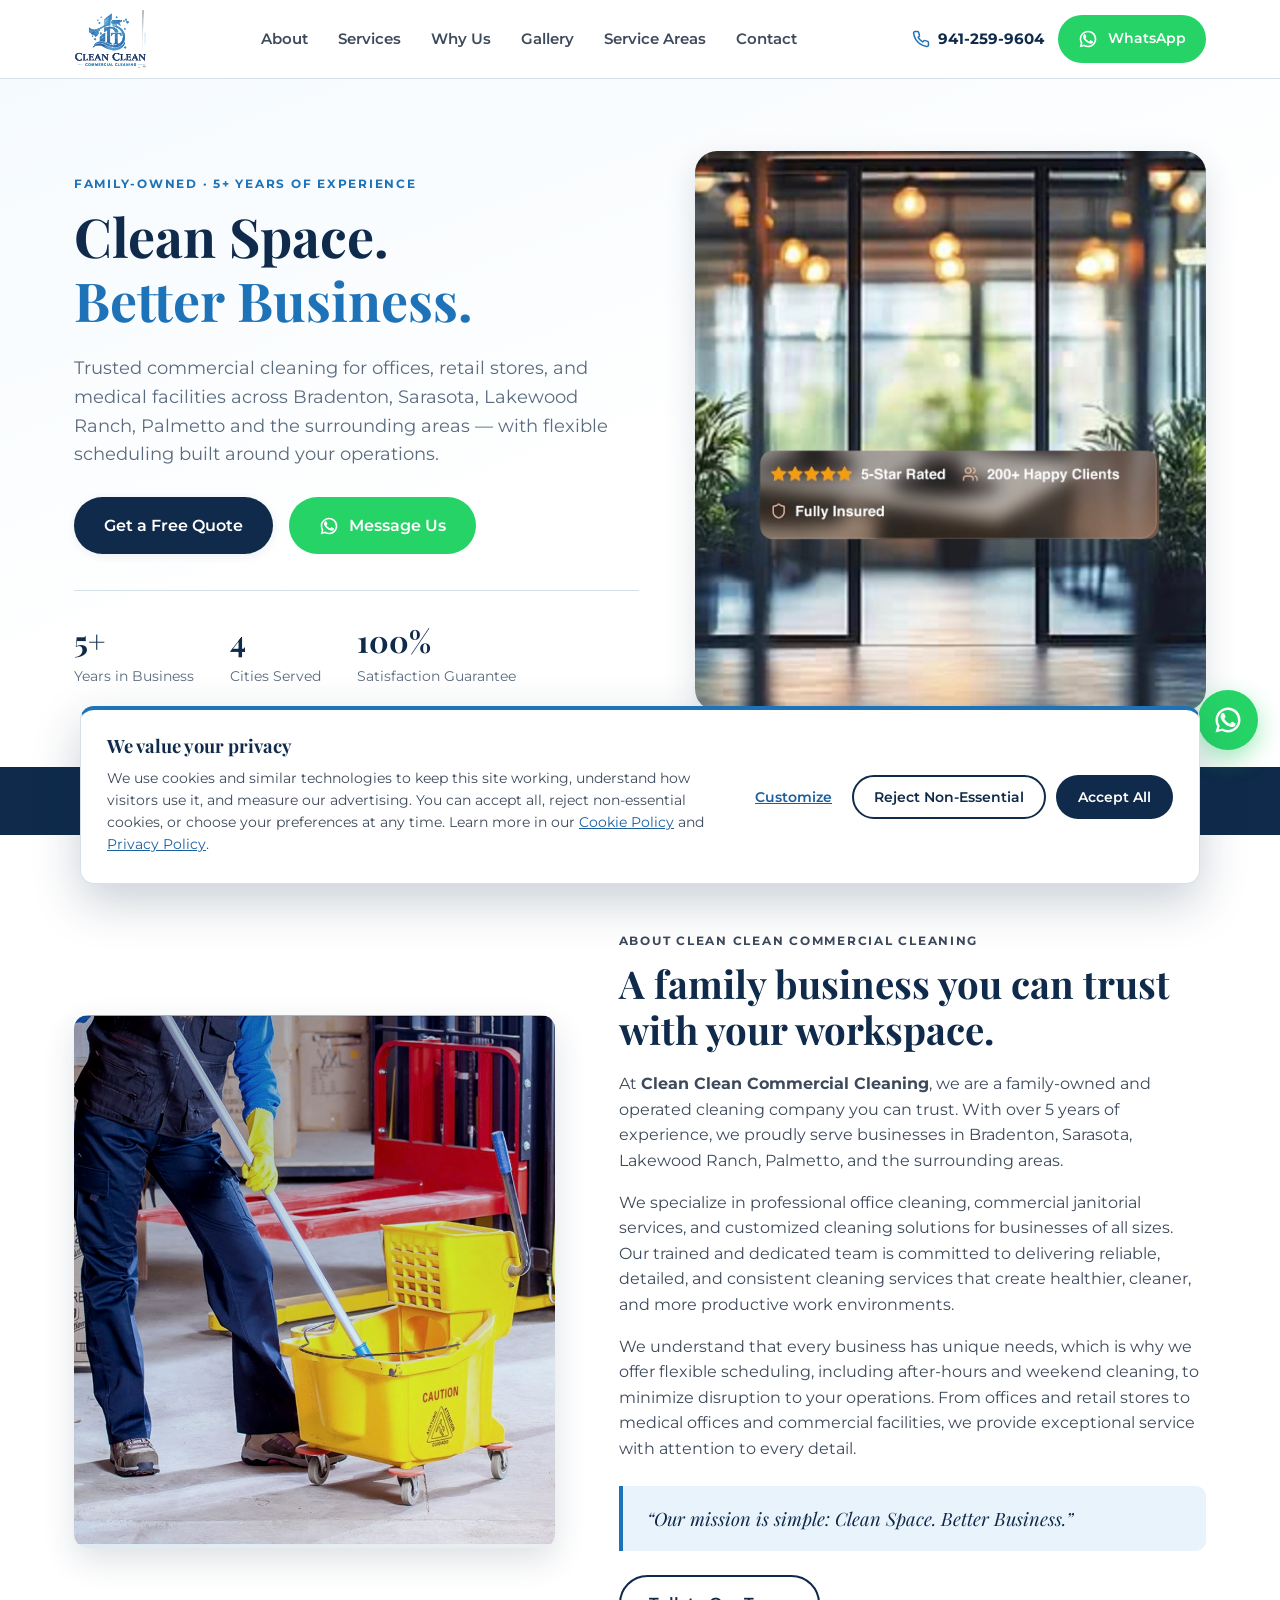
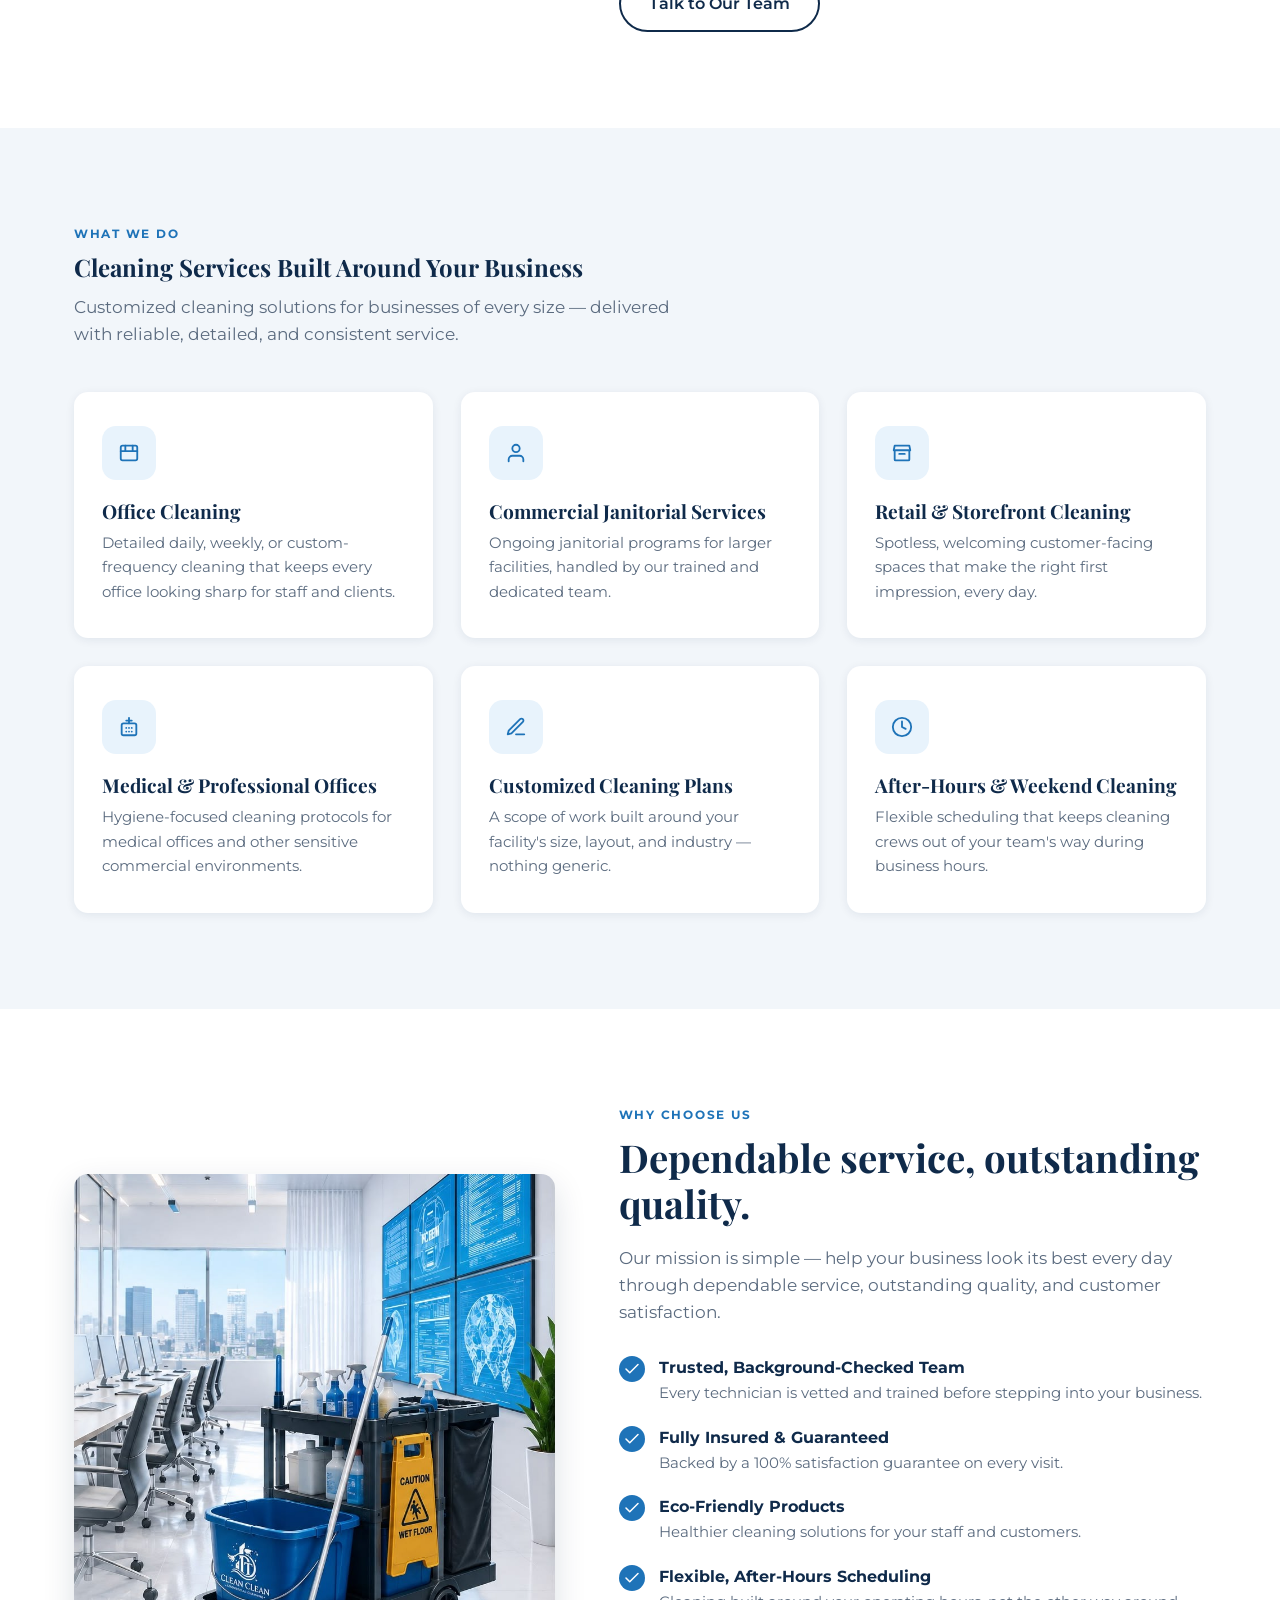
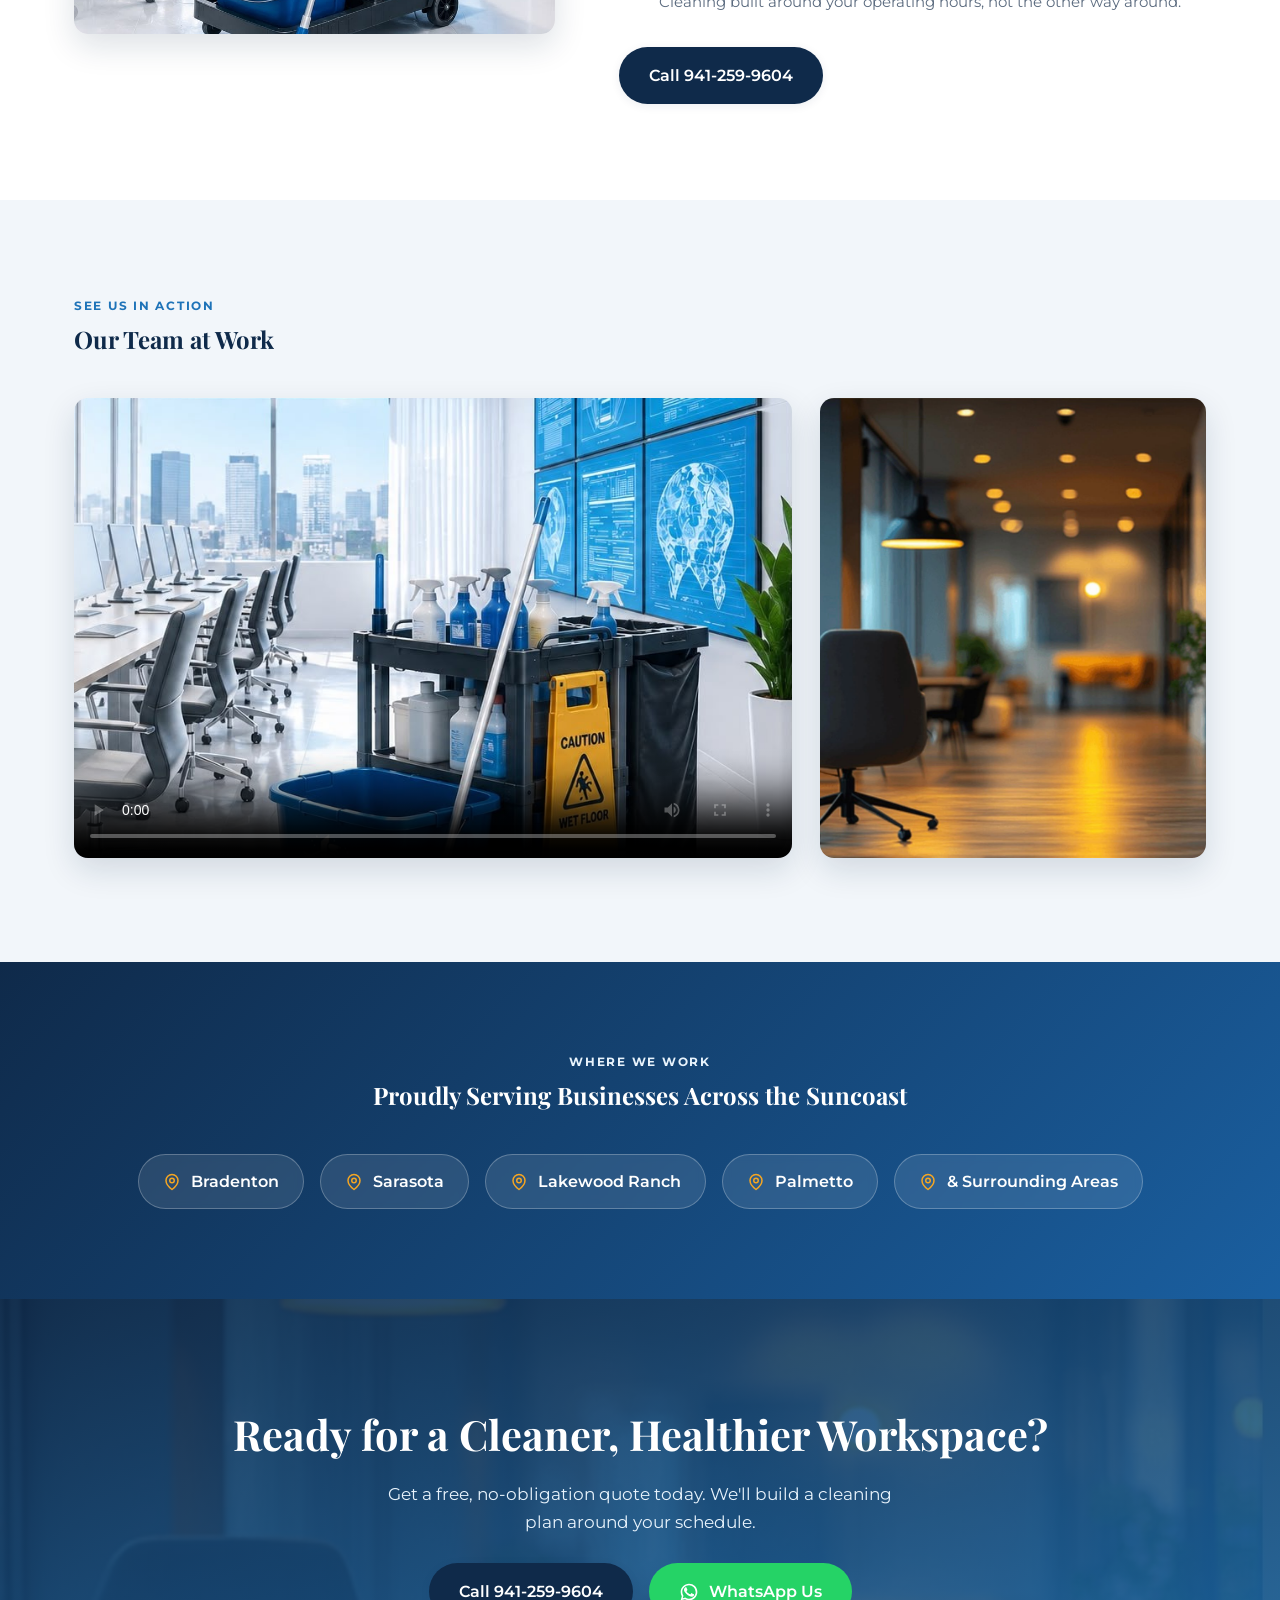
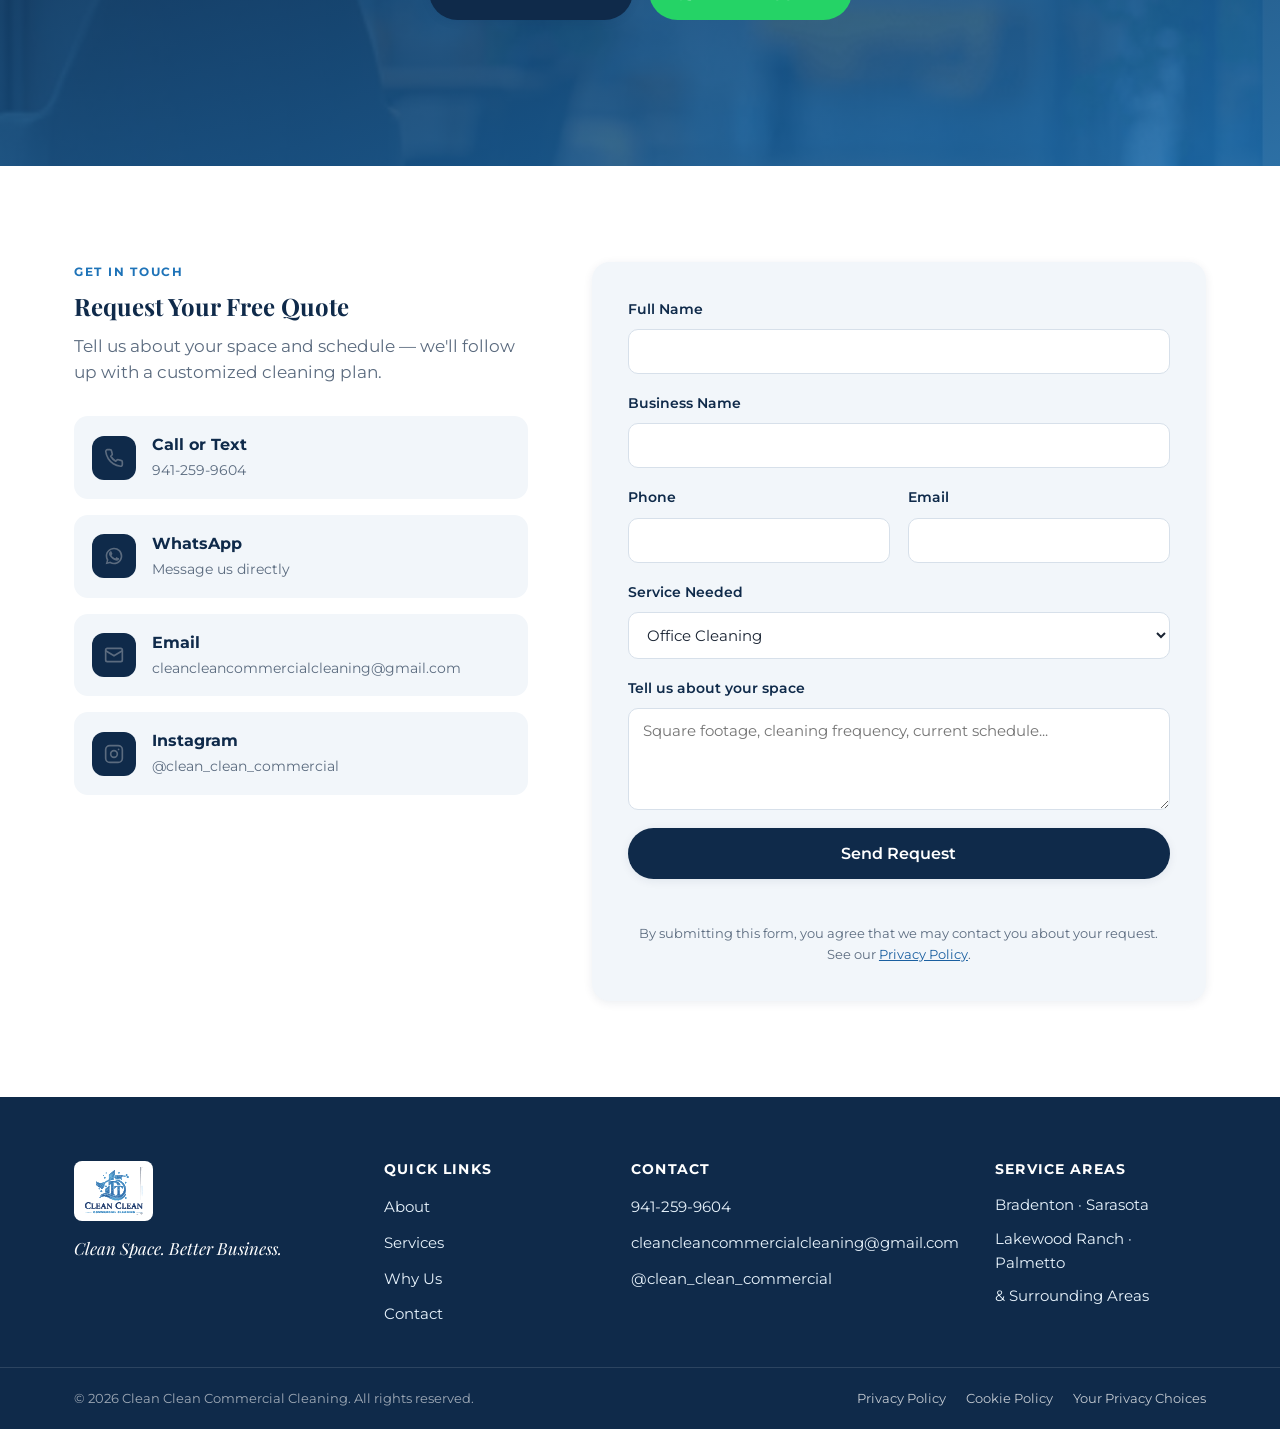
<file: index.html>
<!DOCTYPE html>
<html lang="en">
<head>
<meta charset="UTF-8">
<meta name="viewport" content="width=device-width, initial-scale=1.0">
<!-- Google Tag Manager + Consent Mode defaults (must load before any other script) -->
<script src="assets/js/gtm.js?v=1"></script>
<title>Clean Clean Commercial Cleaning | Office &amp; Commercial Cleaning in Bradenton, Sarasota &amp; Lakewood Ranch, FL</title>
<meta name="description" content="Commercial cleaning in Bradenton, Sarasota, Lakewood Ranch &amp; Palmetto, FL. Office cleaning &amp; janitorial services, after-hours scheduling. Free quote today.">
<meta name="robots" content="index, follow, max-snippet:-1, max-image-preview:large, max-video-preview:-1">
<meta name="theme-color" content="#0f2a4a">

<!-- Open Graph -->
<meta property="og:type" content="business.business">
<meta property="og:title" content="Clean Clean Commercial Cleaning | Clean Space. Better Business.">
<meta property="og:description" content="Office cleaning, janitorial services &amp; commercial cleaning in Bradenton, Sarasota, Lakewood Ranch &amp; Palmetto, FL. Insured, family-owned, flexible after-hours scheduling.">
<meta property="og:image" content="assets/img/logo.png">

<link rel="icon" type="image/png" sizes="32x32" href="assets/img/favicons/favicon-32.png">
<link rel="icon" type="image/png" sizes="16x16" href="assets/img/favicons/favicon-16.png">
<link rel="apple-touch-icon" sizes="180x180" href="assets/img/favicons/apple-touch-icon.png">
<link rel="icon" type="image/png" sizes="192x192" href="assets/img/favicons/icon-192.png">

<link rel="preconnect" href="https://fonts.googleapis.com">
<link rel="preconnect" href="https://fonts.gstatic.com" crossorigin>
<link href="https://fonts.googleapis.com/css2?family=Montserrat:wght@400;500;600;700;800&family=Playfair+Display:wght@600;700;800&display=swap" rel="stylesheet">

<link rel="stylesheet" href="assets/css/style.css?v=3">

<script type="application/ld+json">
{
  "@context": "https://schema.org",
  "@type": "LocalBusiness",
  "name": "Clean Clean Commercial Cleaning",
  "image": "assets/img/logo.png",
  "telephone": "+19412599604",
  "email": "cleancleancommercialcleaning@gmail.com",
  "url": "https://cleancleancommercialcleaning.netlify.app",
  "areaServed": ["Bradenton, FL", "Sarasota, FL", "Lakewood Ranch, FL", "Palmetto, FL"],
  "sameAs": ["https://www.instagram.com/clean_clean_commercial"],
  "description": "Family-owned and operated commercial cleaning company providing office cleaning, janitorial services, and customized cleaning solutions for businesses in Bradenton, Sarasota, Lakewood Ranch, Palmetto and surrounding areas."
}
</script>
</head>
<body>
<!-- Google Tag Manager (noscript) -->
<noscript><iframe src="https://www.googletagmanager.com/ns.html?id=GTM-WC3VNBDG" height="0" width="0" style="display:none;visibility:hidden"></iframe></noscript>
<!-- End Google Tag Manager (noscript) -->

<a class="skip-link" href="#main">Skip to content</a>

<!-- ===== HEADER ===== -->
<header class="site-header" id="top">
  <div class="container header-inner">
    <a href="#top" class="brand">
      <img src="assets/img/logo.svg" alt="Clean Clean Commercial Cleaning logo" class="brand-logo">
    </a>

    <nav class="main-nav" id="main-nav">
      <ul>
        <li><a href="#about">About</a></li>
        <li><a href="#services">Services</a></li>
        <li><a href="#why-us">Why Us</a></li>
        <li><a href="#gallery">Gallery</a></li>
        <li><a href="#areas">Service Areas</a></li>
        <li><a href="#contact">Contact</a></li>
      </ul>
    </nav>

    <div class="header-actions">
      <a href="tel:+19412599604" class="header-phone">
        <svg viewBox="0 0 24 24" fill="none" stroke="currentColor" stroke-width="2" stroke-linecap="round" stroke-linejoin="round"><path d="M22 16.92v3a2 2 0 0 1-2.18 2 19.79 19.79 0 0 1-8.63-3.07 19.5 19.5 0 0 1-6-6 19.79 19.79 0 0 1-3.07-8.67A2 2 0 0 1 4.11 2h3a2 2 0 0 1 2 1.72c.127.96.362 1.903.7 2.81a2 2 0 0 1-.45 2.11L8.09 9.91a16 16 0 0 0 6 6l1.27-1.27a2 2 0 0 1 2.11-.45c.907.338 1.85.573 2.81.7A2 2 0 0 1 22 16.92z"/></svg>
        <span>941-259-9604</span>
      </a>
      <a href="https://wa.me/19412599604?text=Hi%20Clean%20Clean%20Commercial%20Cleaning%2C%20I%27d%20like%20a%20free%20quote%20for%20my%20business." target="_blank" rel="noopener" class="btn btn-whatsapp">
        <svg viewBox="0 0 24 24" fill="currentColor"><path d="M17.472 14.382c-.297-.149-1.758-.867-2.03-.967-.273-.099-.471-.148-.67.15-.197.297-.767.966-.94 1.164-.173.199-.347.223-.644.075-.297-.15-1.255-.463-2.39-1.475-.883-.788-1.48-1.761-1.653-2.059-.173-.297-.018-.458.13-.606.134-.133.298-.347.446-.52.149-.174.198-.298.298-.497.099-.198.05-.371-.025-.52-.075-.149-.669-1.612-.916-2.207-.242-.579-.487-.5-.669-.51-.173-.008-.371-.01-.57-.01-.198 0-.52.074-.792.372-.272.297-1.04 1.016-1.04 2.479 0 1.462 1.065 2.875 1.213 3.074.149.198 2.096 3.2 5.077 4.487.709.306 1.262.489 1.694.626.712.226 1.36.194 1.872.118.571-.085 1.758-.719 2.006-1.413.248-.694.248-1.289.173-1.413-.074-.124-.272-.198-.57-.347z"/><path d="M12.001 2.003c-5.514 0-9.997 4.483-9.997 9.997 0 1.763.463 3.48 1.343 4.997L2 22l5.13-1.324a9.96 9.96 0 0 0 4.871 1.24h.004c5.514 0 9.997-4.483 9.997-9.997 0-2.671-1.04-5.182-2.929-7.071a9.933 9.933 0 0 0-7.072-2.845zm0 18.03h-.003a8.03 8.03 0 0 1-4.096-1.122l-.294-.175-3.043.786.812-2.968-.192-.304a8.03 8.03 0 0 1-1.235-4.253c0-4.437 3.611-8.048 8.052-8.048a8 8 0 0 1 5.693 2.36 7.995 7.995 0 0 1 2.357 5.692c0 4.438-3.612 8.032-8.051 8.032z"/></svg>
        <span>WhatsApp</span>
      </a>
      <button class="nav-toggle" id="nav-toggle" aria-label="Toggle navigation" aria-expanded="false" aria-controls="main-nav">
        <span></span><span></span><span></span>
      </button>
    </div>
  </div>
</header>

<main id="main">

  <!-- ===== HERO ===== -->
  <section class="hero">
    <div class="container hero-inner">
      <div class="hero-copy reveal">
        <p class="eyebrow">Family-Owned &middot; 5+ Years of Experience</p>
        <h1>Clean Space.<br><span>Better Business.</span></h1>
        <p class="hero-lead">Trusted commercial cleaning for offices, retail stores, and medical facilities across Bradenton, Sarasota, Lakewood Ranch, Palmetto and the surrounding areas &mdash; with flexible scheduling built around your operations.</p>
        <div class="hero-actions">
          <a href="#contact" class="btn btn-primary">Get a Free Quote</a>
          <a href="https://wa.me/19412599604?text=Hi%20Clean%20Clean%20Commercial%20Cleaning%2C%20I%27d%20like%20a%20free%20quote%20for%20my%20business." target="_blank" rel="noopener" class="btn btn-whatsapp">
            <svg viewBox="0 0 24 24" fill="currentColor"><path d="M17.472 14.382c-.297-.149-1.758-.867-2.03-.967-.273-.099-.471-.148-.67.15-.197.297-.767.966-.94 1.164-.173.199-.347.223-.644.075-.297-.15-1.255-.463-2.39-1.475-.883-.788-1.48-1.761-1.653-2.059-.173-.297-.018-.458.13-.606.134-.133.298-.347.446-.52.149-.174.198-.298.298-.497.099-.198.05-.371-.025-.52-.075-.149-.669-1.612-.916-2.207-.242-.579-.487-.5-.669-.51-.173-.008-.371-.01-.57-.01-.198 0-.52.074-.792.372-.272.297-1.04 1.016-1.04 2.479 0 1.462 1.065 2.875 1.213 3.074.149.198 2.096 3.2 5.077 4.487.709.306 1.262.489 1.694.626.712.226 1.36.194 1.872.118.571-.085 1.758-.719 2.006-1.413.248-.694.248-1.289.173-1.413-.074-.124-.272-.198-.57-.347z"/><path d="M12.001 2.003c-5.514 0-9.997 4.483-9.997 9.997 0 1.763.463 3.48 1.343 4.997L2 22l5.13-1.324a9.96 9.96 0 0 0 4.871 1.24h.004c5.514 0 9.997-4.483 9.997-9.997 0-2.671-1.04-5.182-2.929-7.071a9.933 9.933 0 0 0-7.072-2.845zm0 18.03h-.003a8.03 8.03 0 0 1-4.096-1.122l-.294-.175-3.043.786.812-2.968-.192-.304a8.03 8.03 0 0 1-1.235-4.253c0-4.437 3.611-8.048 8.052-8.048a8 8 0 0 1 5.693 2.36 7.995 7.995 0 0 1 2.357 5.692c0 4.438-3.612 8.032-8.051 8.032z"/></svg>
            Message Us
          </a>
        </div>
        <ul class="hero-stats">
          <li><strong>5+</strong><span>Years in Business</span></li>
          <li><strong>4</strong><span>Cities Served</span></li>
          <li><strong>100%</strong><span>Satisfaction Guarantee</span></li>
        </ul>
      </div>
      <div class="hero-media reveal">
        <img src="assets/img/office-glass-hero.jpg" alt="Modern commercial office cleaned by Clean Clean Commercial Cleaning" loading="eager">
      </div>
    </div>
  </section>

  <!-- ===== TRUST STRIP ===== -->
  <section class="trust-strip">
    <div class="container trust-grid">
      <div class="trust-item">
        <svg viewBox="0 0 24 24" fill="none" stroke="currentColor" stroke-width="2" stroke-linecap="round" stroke-linejoin="round"><path d="m9 12 2 2 4-4"/><circle cx="12" cy="12" r="10"/></svg>
        <span>Reliable Service</span>
      </div>
      <div class="trust-item">
        <svg viewBox="0 0 24 24" fill="none" stroke="currentColor" stroke-width="2" stroke-linecap="round" stroke-linejoin="round"><path d="M12 22s8-4 8-10V5l-8-3-8 3v7c0 6 8 10 8 10z"/></svg>
        <span>Fully Insured</span>
      </div>
      <div class="trust-item">
        <svg viewBox="0 0 24 24" fill="none" stroke="currentColor" stroke-width="2" stroke-linecap="round" stroke-linejoin="round"><circle cx="12" cy="12" r="10"/><path d="M12 6v6l4 2"/></svg>
        <span>Flexible Scheduling</span>
      </div>
      <div class="trust-item">
        <svg viewBox="0 0 24 24" fill="none" stroke="currentColor" stroke-width="2" stroke-linecap="round" stroke-linejoin="round"><path d="M11 20A7 7 0 0 1 9.8 6.1C15.5 5 17 4.48 19 2c1 2 2 4.18 2 8 0 5.5-4.78 10-10 10Z"/><path d="M2 21c0-3 1.85-5.36 5.08-6C9.5 14.52 11 13.5 11 11"/></svg>
        <span>Eco-Friendly Products</span>
      </div>
    </div>
  </section>

  <!-- ===== ABOUT ===== -->
  <section class="about" id="about">
    <div class="container about-inner">
      <div class="about-media reveal">
        <img src="assets/img/about-cleaner.jpg" alt="Clean Clean Commercial Cleaning technician mopping a commercial facility" loading="lazy">
      </div>
      <div class="about-copy reveal">
        <p class="eyebrow">About Clean Clean Commercial Cleaning</p>
        <h2>A family business you can trust with your workspace.</h2>
        <p>At <strong>Clean Clean Commercial Cleaning</strong>, we are a family-owned and operated cleaning company you can trust. With over 5 years of experience, we proudly serve businesses in Bradenton, Sarasota, Lakewood Ranch, Palmetto, and the surrounding areas.</p>
        <p>We specialize in professional office cleaning, commercial janitorial services, and customized cleaning solutions for businesses of all sizes. Our trained and dedicated team is committed to delivering reliable, detailed, and consistent cleaning services that create healthier, cleaner, and more productive work environments.</p>
        <p>We understand that every business has unique needs, which is why we offer flexible scheduling, including after-hours and weekend cleaning, to minimize disruption to your operations. From offices and retail stores to medical offices and commercial facilities, we provide exceptional service with attention to every detail.</p>
        <blockquote>&ldquo;Our mission is simple: Clean Space. Better Business.&rdquo;</blockquote>
        <a href="#contact" class="btn btn-outline">Talk to Our Team</a>
      </div>
    </div>
  </section>

  <!-- ===== SERVICES ===== -->
  <section class="services" id="services">
    <div class="container">
      <div class="section-head reveal">
        <p class="eyebrow">What We Do</p>
        <h2>Cleaning Services Built Around Your Business</h2>
        <p class="section-sub">Customized cleaning solutions for businesses of every size &mdash; delivered with reliable, detailed, and consistent service.</p>
      </div>

      <div class="services-grid">
        <div class="service-card reveal">
          <div class="service-icon">
            <svg viewBox="0 0 24 24" fill="none" stroke="currentColor" stroke-width="2" stroke-linecap="round" stroke-linejoin="round"><rect x="3" y="4" width="18" height="16" rx="2"/><path d="M3 10h18M8 4v6M16 4v6"/></svg>
          </div>
          <h3>Office Cleaning</h3>
          <p>Detailed daily, weekly, or custom-frequency cleaning that keeps every office looking sharp for staff and clients.</p>
        </div>

        <div class="service-card reveal">
          <div class="service-icon">
            <svg viewBox="0 0 24 24" fill="none" stroke="currentColor" stroke-width="2" stroke-linecap="round" stroke-linejoin="round"><path d="M20 21v-2a4 4 0 0 0-4-4H8a4 4 0 0 0-4 4v2"/><circle cx="12" cy="7" r="4"/></svg>
          </div>
          <h3>Commercial Janitorial Services</h3>
          <p>Ongoing janitorial programs for larger facilities, handled by our trained and dedicated team.</p>
        </div>

        <div class="service-card reveal">
          <div class="service-icon">
            <svg viewBox="0 0 24 24" fill="none" stroke="currentColor" stroke-width="2" stroke-linecap="round" stroke-linejoin="round"><path d="M3 9l1-5h16l1 5"/><path d="M4 9h16v10a1 1 0 0 1-1 1H5a1 1 0 0 1-1-1V9z"/><path d="M9 13h6"/></svg>
          </div>
          <h3>Retail &amp; Storefront Cleaning</h3>
          <p>Spotless, welcoming customer-facing spaces that make the right first impression, every day.</p>
        </div>

        <div class="service-card reveal">
          <div class="service-icon">
            <svg viewBox="0 0 24 24" fill="none" stroke="currentColor" stroke-width="2" stroke-linecap="round" stroke-linejoin="round"><path d="M12 2v6M9 5h6"/><rect x="4" y="8" width="16" height="13" rx="2"/><path d="M9 13h.01M12 13h.01M15 13h.01M9 17h.01M12 17h.01M15 17h.01"/></svg>
          </div>
          <h3>Medical &amp; Professional Offices</h3>
          <p>Hygiene-focused cleaning protocols for medical offices and other sensitive commercial environments.</p>
        </div>

        <div class="service-card reveal">
          <div class="service-icon">
            <svg viewBox="0 0 24 24" fill="none" stroke="currentColor" stroke-width="2" stroke-linecap="round" stroke-linejoin="round"><path d="M12 20h9M16.5 3.5a2.121 2.121 0 0 1 3 3L7 19l-4 1 1-4L16.5 3.5z"/></svg>
          </div>
          <h3>Customized Cleaning Plans</h3>
          <p>A scope of work built around your facility's size, layout, and industry &mdash; nothing generic.</p>
        </div>

        <div class="service-card reveal">
          <div class="service-icon">
            <svg viewBox="0 0 24 24" fill="none" stroke="currentColor" stroke-width="2" stroke-linecap="round" stroke-linejoin="round"><circle cx="12" cy="12" r="10"/><path d="M12 6v6l4 2"/></svg>
          </div>
          <h3>After-Hours &amp; Weekend Cleaning</h3>
          <p>Flexible scheduling that keeps cleaning crews out of your team's way during business hours.</p>
        </div>
      </div>
    </div>
  </section>

  <!-- ===== WHY CHOOSE US ===== -->
  <section class="why-us" id="why-us">
    <div class="container why-inner">
      <div class="why-media reveal">
        <img src="assets/img/office-cart.jpg" alt="Clean Clean Commercial Cleaning equipment cart in a modern office" loading="lazy">
      </div>
      <div class="why-copy reveal">
        <p class="eyebrow">Why Choose Us</p>
        <h2>Dependable service, outstanding quality.</h2>
        <p class="section-sub">Our mission is simple &mdash; help your business look its best every day through dependable service, outstanding quality, and customer satisfaction.</p>
        <ul class="why-list">
          <li>
            <svg viewBox="0 0 24 24" fill="none" stroke="currentColor" stroke-width="2" stroke-linecap="round" stroke-linejoin="round"><path d="M20 6 9 17l-5-5"/></svg>
            <div><strong>Trusted, Background-Checked Team</strong><span>Every technician is vetted and trained before stepping into your business.</span></div>
          </li>
          <li>
            <svg viewBox="0 0 24 24" fill="none" stroke="currentColor" stroke-width="2" stroke-linecap="round" stroke-linejoin="round"><path d="M20 6 9 17l-5-5"/></svg>
            <div><strong>Fully Insured &amp; Guaranteed</strong><span>Backed by a 100% satisfaction guarantee on every visit.</span></div>
          </li>
          <li>
            <svg viewBox="0 0 24 24" fill="none" stroke="currentColor" stroke-width="2" stroke-linecap="round" stroke-linejoin="round"><path d="M20 6 9 17l-5-5"/></svg>
            <div><strong>Eco-Friendly Products</strong><span>Healthier cleaning solutions for your staff and customers.</span></div>
          </li>
          <li>
            <svg viewBox="0 0 24 24" fill="none" stroke="currentColor" stroke-width="2" stroke-linecap="round" stroke-linejoin="round"><path d="M20 6 9 17l-5-5"/></svg>
            <div><strong>Flexible, After-Hours Scheduling</strong><span>Cleaning built around your operating hours, not the other way around.</span></div>
          </li>
        </ul>
        <a href="tel:+19412599604" class="btn btn-primary">Call 941-259-9604</a>
      </div>
    </div>
  </section>

  <!-- ===== GALLERY / VIDEO ===== -->
  <section class="gallery" id="gallery">
    <div class="container">
      <div class="section-head reveal">
        <p class="eyebrow">See Us In Action</p>
        <h2>Our Team at Work</h2>
      </div>
      <div class="gallery-grid">
        <div class="gallery-video reveal">
          <video controls preload="metadata" poster="assets/img/office-cart.jpg">
            <source src="assets/video/cleaning-in-action.mp4" type="video/mp4">
            Your browser does not support the video tag.
          </video>
        </div>
        <div class="gallery-side reveal">
          <img src="assets/img/office-ambiance.jpg" alt="Clean, well-lit commercial office space" loading="lazy">
        </div>
      </div>
    </div>
  </section>

  <!-- ===== SERVICE AREAS ===== -->
  <section class="areas" id="areas">
    <div class="container">
      <div class="section-head reveal light">
        <p class="eyebrow">Where We Work</p>
        <h2>Proudly Serving Businesses Across the Suncoast</h2>
      </div>
      <div class="areas-grid reveal">
        <div class="area-chip">
          <svg viewBox="0 0 24 24" fill="none" stroke="currentColor" stroke-width="2" stroke-linecap="round" stroke-linejoin="round"><path d="M20 10c0 6-8 12-8 12s-8-6-8-12a8 8 0 0 1 16 0Z"/><circle cx="12" cy="10" r="3"/></svg>
          <span>Bradenton</span>
        </div>
        <div class="area-chip">
          <svg viewBox="0 0 24 24" fill="none" stroke="currentColor" stroke-width="2" stroke-linecap="round" stroke-linejoin="round"><path d="M20 10c0 6-8 12-8 12s-8-6-8-12a8 8 0 0 1 16 0Z"/><circle cx="12" cy="10" r="3"/></svg>
          <span>Sarasota</span>
        </div>
        <div class="area-chip">
          <svg viewBox="0 0 24 24" fill="none" stroke="currentColor" stroke-width="2" stroke-linecap="round" stroke-linejoin="round"><path d="M20 10c0 6-8 12-8 12s-8-6-8-12a8 8 0 0 1 16 0Z"/><circle cx="12" cy="10" r="3"/></svg>
          <span>Lakewood Ranch</span>
        </div>
        <div class="area-chip">
          <svg viewBox="0 0 24 24" fill="none" stroke="currentColor" stroke-width="2" stroke-linecap="round" stroke-linejoin="round"><path d="M20 10c0 6-8 12-8 12s-8-6-8-12a8 8 0 0 1 16 0Z"/><circle cx="12" cy="10" r="3"/></svg>
          <span>Palmetto</span>
        </div>
        <div class="area-chip">
          <svg viewBox="0 0 24 24" fill="none" stroke="currentColor" stroke-width="2" stroke-linecap="round" stroke-linejoin="round"><path d="M20 10c0 6-8 12-8 12s-8-6-8-12a8 8 0 0 1 16 0Z"/><circle cx="12" cy="10" r="3"/></svg>
          <span>&amp; Surrounding Areas</span>
        </div>
      </div>
    </div>
  </section>

  <!-- ===== CTA BANNER ===== -->
  <section class="cta-banner">
    <div class="cta-overlay"></div>
    <div class="container cta-content reveal">
      <h2>Ready for a Cleaner, Healthier Workspace?</h2>
      <p>Get a free, no-obligation quote today. We'll build a cleaning plan around your schedule.</p>
      <div class="hero-actions center">
        <a href="tel:+19412599604" class="btn btn-primary">Call 941-259-9604</a>
        <a href="https://wa.me/19412599604?text=Hi%20Clean%20Clean%20Commercial%20Cleaning%2C%20I%27d%20like%20a%20free%20quote%20for%20my%20business." target="_blank" rel="noopener" class="btn btn-whatsapp">
          <svg viewBox="0 0 24 24" fill="currentColor"><path d="M17.472 14.382c-.297-.149-1.758-.867-2.03-.967-.273-.099-.471-.148-.67.15-.197.297-.767.966-.94 1.164-.173.199-.347.223-.644.075-.297-.15-1.255-.463-2.39-1.475-.883-.788-1.48-1.761-1.653-2.059-.173-.297-.018-.458.13-.606.134-.133.298-.347.446-.52.149-.174.198-.298.298-.497.099-.198.05-.371-.025-.52-.075-.149-.669-1.612-.916-2.207-.242-.579-.487-.5-.669-.51-.173-.008-.371-.01-.57-.01-.198 0-.52.074-.792.372-.272.297-1.04 1.016-1.04 2.479 0 1.462 1.065 2.875 1.213 3.074.149.198 2.096 3.2 5.077 4.487.709.306 1.262.489 1.694.626.712.226 1.36.194 1.872.118.571-.085 1.758-.719 2.006-1.413.248-.694.248-1.289.173-1.413-.074-.124-.272-.198-.57-.347z"/><path d="M12.001 2.003c-5.514 0-9.997 4.483-9.997 9.997 0 1.763.463 3.48 1.343 4.997L2 22l5.13-1.324a9.96 9.96 0 0 0 4.871 1.24h.004c5.514 0 9.997-4.483 9.997-9.997 0-2.671-1.04-5.182-2.929-7.071a9.933 9.933 0 0 0-7.072-2.845zm0 18.03h-.003a8.03 8.03 0 0 1-4.096-1.122l-.294-.175-3.043.786.812-2.968-.192-.304a8.03 8.03 0 0 1-1.235-4.253c0-4.437 3.611-8.048 8.052-8.048a8 8 0 0 1 5.693 2.36 7.995 7.995 0 0 1 2.357 5.692c0 4.438-3.612 8.032-8.051 8.032z"/></svg>
          WhatsApp Us
        </a>
      </div>
    </div>
  </section>

  <!-- ===== CONTACT ===== -->
  <section class="contact" id="contact">
    <div class="container contact-inner">
      <div class="contact-info reveal">
        <p class="eyebrow">Get In Touch</p>
        <h2>Request Your Free Quote</h2>
        <p class="section-sub">Tell us about your space and schedule &mdash; we'll follow up with a customized cleaning plan.</p>

        <ul class="contact-list">
          <li>
            <a href="tel:+19412599604">
              <span class="contact-icon"><svg viewBox="0 0 24 24" fill="none" stroke="currentColor" stroke-width="2" stroke-linecap="round" stroke-linejoin="round"><path d="M22 16.92v3a2 2 0 0 1-2.18 2 19.79 19.79 0 0 1-8.63-3.07 19.5 19.5 0 0 1-6-6 19.79 19.79 0 0 1-3.07-8.67A2 2 0 0 1 4.11 2h3a2 2 0 0 1 2 1.72c.127.96.362 1.903.7 2.81a2 2 0 0 1-.45 2.11L8.09 9.91a16 16 0 0 0 6 6l1.27-1.27a2 2 0 0 1 2.11-.45c.907.338 1.85.573 2.81.7A2 2 0 0 1 22 16.92z"/></svg></span>
              <div><strong>Call or Text</strong><span>941-259-9604</span></div>
            </a>
          </li>
          <li>
            <a href="https://wa.me/19412599604?text=Hi%20Clean%20Clean%20Commercial%20Cleaning%2C%20I%27d%20like%20a%20free%20quote%20for%20my%20business." target="_blank" rel="noopener">
              <span class="contact-icon"><svg viewBox="0 0 24 24" fill="currentColor"><path d="M17.472 14.382c-.297-.149-1.758-.867-2.03-.967-.273-.099-.471-.148-.67.15-.197.297-.767.966-.94 1.164-.173.199-.347.223-.644.075-.297-.15-1.255-.463-2.39-1.475-.883-.788-1.48-1.761-1.653-2.059-.173-.297-.018-.458.13-.606.134-.133.298-.347.446-.52.149-.174.198-.298.298-.497.099-.198.05-.371-.025-.52-.075-.149-.669-1.612-.916-2.207-.242-.579-.487-.5-.669-.51-.173-.008-.371-.01-.57-.01-.198 0-.52.074-.792.372-.272.297-1.04 1.016-1.04 2.479 0 1.462 1.065 2.875 1.213 3.074.149.198 2.096 3.2 5.077 4.487.709.306 1.262.489 1.694.626.712.226 1.36.194 1.872.118.571-.085 1.758-.719 2.006-1.413.248-.694.248-1.289.173-1.413-.074-.124-.272-.198-.57-.347z"/><path d="M12.001 2.003c-5.514 0-9.997 4.483-9.997 9.997 0 1.763.463 3.48 1.343 4.997L2 22l5.13-1.324a9.96 9.96 0 0 0 4.871 1.24h.004c5.514 0 9.997-4.483 9.997-9.997 0-2.671-1.04-5.182-2.929-7.071a9.933 9.933 0 0 0-7.072-2.845zm0 18.03h-.003a8.03 8.03 0 0 1-4.096-1.122l-.294-.175-3.043.786.812-2.968-.192-.304a8.03 8.03 0 0 1-1.235-4.253c0-4.437 3.611-8.048 8.052-8.048a8 8 0 0 1 5.693 2.36 7.995 7.995 0 0 1 2.357 5.692c0 4.438-3.612 8.032-8.051 8.032z"/></svg></span>
              <div><strong>WhatsApp</strong><span>Message us directly</span></div>
            </a>
          </li>
          <li>
            <a href="mailto:cleancleancommercialcleaning@gmail.com">
              <span class="contact-icon"><svg viewBox="0 0 24 24" fill="none" stroke="currentColor" stroke-width="2" stroke-linecap="round" stroke-linejoin="round"><rect x="2" y="4" width="20" height="16" rx="2"/><path d="m22 7-10 6L2 7"/></svg></span>
              <div><strong>Email</strong><span>cleancleancommercialcleaning@gmail.com</span></div>
            </a>
          </li>
          <li>
            <a href="https://www.instagram.com/clean_clean_commercial" target="_blank" rel="noopener">
              <span class="contact-icon"><svg viewBox="0 0 24 24" fill="none" stroke="currentColor" stroke-width="2" stroke-linecap="round" stroke-linejoin="round"><rect x="2" y="2" width="20" height="20" rx="5"/><circle cx="12" cy="12" r="4"/><circle cx="17.5" cy="6.5" r="1" fill="currentColor" stroke="none"/></svg></span>
              <div><strong>Instagram</strong><span>@clean_clean_commercial</span></div>
            </a>
          </li>
        </ul>
      </div>

      <form class="contact-form reveal" name="quote-request" method="POST" data-netlify="true" netlify-honeypot="company-website" action="/pages/thank-you.html" id="quote-form">
        <input type="hidden" name="form-name" value="quote-request">
        <p class="hp-field"><label>Don't fill this out if you're human: <input name="company-website" tabindex="-1" autocomplete="off"></label></p>

        <div class="form-row">
          <label for="name">Full Name</label>
          <input type="text" id="name" name="name" required>
        </div>
        <div class="form-row">
          <label for="business">Business Name</label>
          <input type="text" id="business" name="business">
        </div>
        <div class="form-row two-col">
          <div>
            <label for="phone">Phone</label>
            <input type="tel" id="phone" name="phone" required>
          </div>
          <div>
            <label for="email">Email</label>
            <input type="email" id="email" name="email" required>
          </div>
        </div>
        <div class="form-row">
          <label for="service">Service Needed</label>
          <select id="service" name="service">
            <option value="Office Cleaning">Office Cleaning</option>
            <option value="Commercial Janitorial">Commercial Janitorial Services</option>
            <option value="Retail / Storefront">Retail &amp; Storefront Cleaning</option>
            <option value="Medical / Professional Office">Medical &amp; Professional Office</option>
            <option value="Custom Plan">Custom Cleaning Plan</option>
          </select>
        </div>
        <div class="form-row">
          <label for="message">Tell us about your space</label>
          <textarea id="message" name="message" rows="4" placeholder="Square footage, cleaning frequency, current schedule..."></textarea>
        </div>

        <button type="submit" class="btn btn-primary btn-block">Send Request</button>
        <p class="form-note" id="form-status" role="status"></p>
        <p class="form-privacy">By submitting this form, you agree that we may contact you about your request. See our <a href="/pages/privacy-policy.html">Privacy Policy</a>.</p>
      </form>
    </div>
  </section>

</main>

<!-- ===== FOOTER ===== -->
<footer class="site-footer">
  <div class="container footer-inner">
    <div class="footer-brand">
      <img src="assets/img/logo.svg" alt="Clean Clean Commercial Cleaning logo" class="footer-logo">
      <p>Clean Space. Better Business.</p>
    </div>
    <div class="footer-col">
      <h4>Quick Links</h4>
      <ul>
        <li><a href="#about">About</a></li>
        <li><a href="#services">Services</a></li>
        <li><a href="#why-us">Why Us</a></li>
        <li><a href="#contact">Contact</a></li>
      </ul>
    </div>
    <div class="footer-col">
      <h4>Contact</h4>
      <ul>
        <li><a href="tel:+19412599604">941-259-9604</a></li>
        <li><a href="mailto:cleancleancommercialcleaning@gmail.com">cleancleancommercialcleaning@gmail.com</a></li>
        <li><a href="https://www.instagram.com/clean_clean_commercial" target="_blank" rel="noopener">@clean_clean_commercial</a></li>
      </ul>
    </div>
    <div class="footer-col">
      <h4>Service Areas</h4>
      <ul class="plain">
        <li>Bradenton &middot; Sarasota</li>
        <li>Lakewood Ranch &middot; Palmetto</li>
        <li>&amp; Surrounding Areas</li>
      </ul>
    </div>
  </div>
  <div class="footer-bottom">
    <div class="container">
      <p>&copy; <span id="year"></span> Clean Clean Commercial Cleaning. All rights reserved.</p>
    <nav class="footer-legal" aria-label="Legal">
        <a href="/pages/privacy-policy.html">Privacy Policy</a>
        <a href="/pages/cookie-policy.html">Cookie Policy</a>
        <button type="button" data-cc-open>Your Privacy Choices</button>
      </nav>
    </div>
  </div>
</footer>

<a href="https://wa.me/19412599604?text=Hi%20Clean%20Clean%20Commercial%20Cleaning%2C%20I%27d%20like%20a%20free%20quote%20for%20my%20business." target="_blank" rel="noopener" class="whatsapp-float" aria-label="Message us on WhatsApp">
  <svg viewBox="0 0 24 24" fill="currentColor"><path d="M17.472 14.382c-.297-.149-1.758-.867-2.03-.967-.273-.099-.471-.148-.67.15-.197.297-.767.966-.94 1.164-.173.199-.347.223-.644.075-.297-.15-1.255-.463-2.39-1.475-.883-.788-1.48-1.761-1.653-2.059-.173-.297-.018-.458.13-.606.134-.133.298-.347.446-.52.149-.174.198-.298.298-.497.099-.198.05-.371-.025-.52-.075-.149-.669-1.612-.916-2.207-.242-.579-.487-.5-.669-.51-.173-.008-.371-.01-.57-.01-.198 0-.52.074-.792.372-.272.297-1.04 1.016-1.04 2.479 0 1.462 1.065 2.875 1.213 3.074.149.198 2.096 3.2 5.077 4.487.709.306 1.262.489 1.694.626.712.226 1.36.194 1.872.118.571-.085 1.758-.719 2.006-1.413.248-.694.248-1.289.173-1.413-.074-.124-.272-.198-.57-.347z"/><path d="M12.001 2.003c-5.514 0-9.997 4.483-9.997 9.997 0 1.763.463 3.48 1.343 4.997L2 22l5.13-1.324a9.96 9.96 0 0 0 4.871 1.24h.004c5.514 0 9.997-4.483 9.997-9.997 0-2.671-1.04-5.182-2.929-7.071a9.933 9.933 0 0 0-7.072-2.845zm0 18.03h-.003a8.03 8.03 0 0 1-4.096-1.122l-.294-.175-3.043.786.812-2.968-.192-.304a8.03 8.03 0 0 1-1.235-4.253c0-4.437 3.611-8.048 8.052-8.048a8 8 0 0 1 5.693 2.36 7.995 7.995 0 0 1 2.357 5.692c0 4.438-3.612 8.032-8.051 8.032z"/></svg>
</a>

<script src="assets/js/consent.js?v=2"></script>
<script src="assets/js/script.js?v=2"></script>
</body>
</html>
</file>
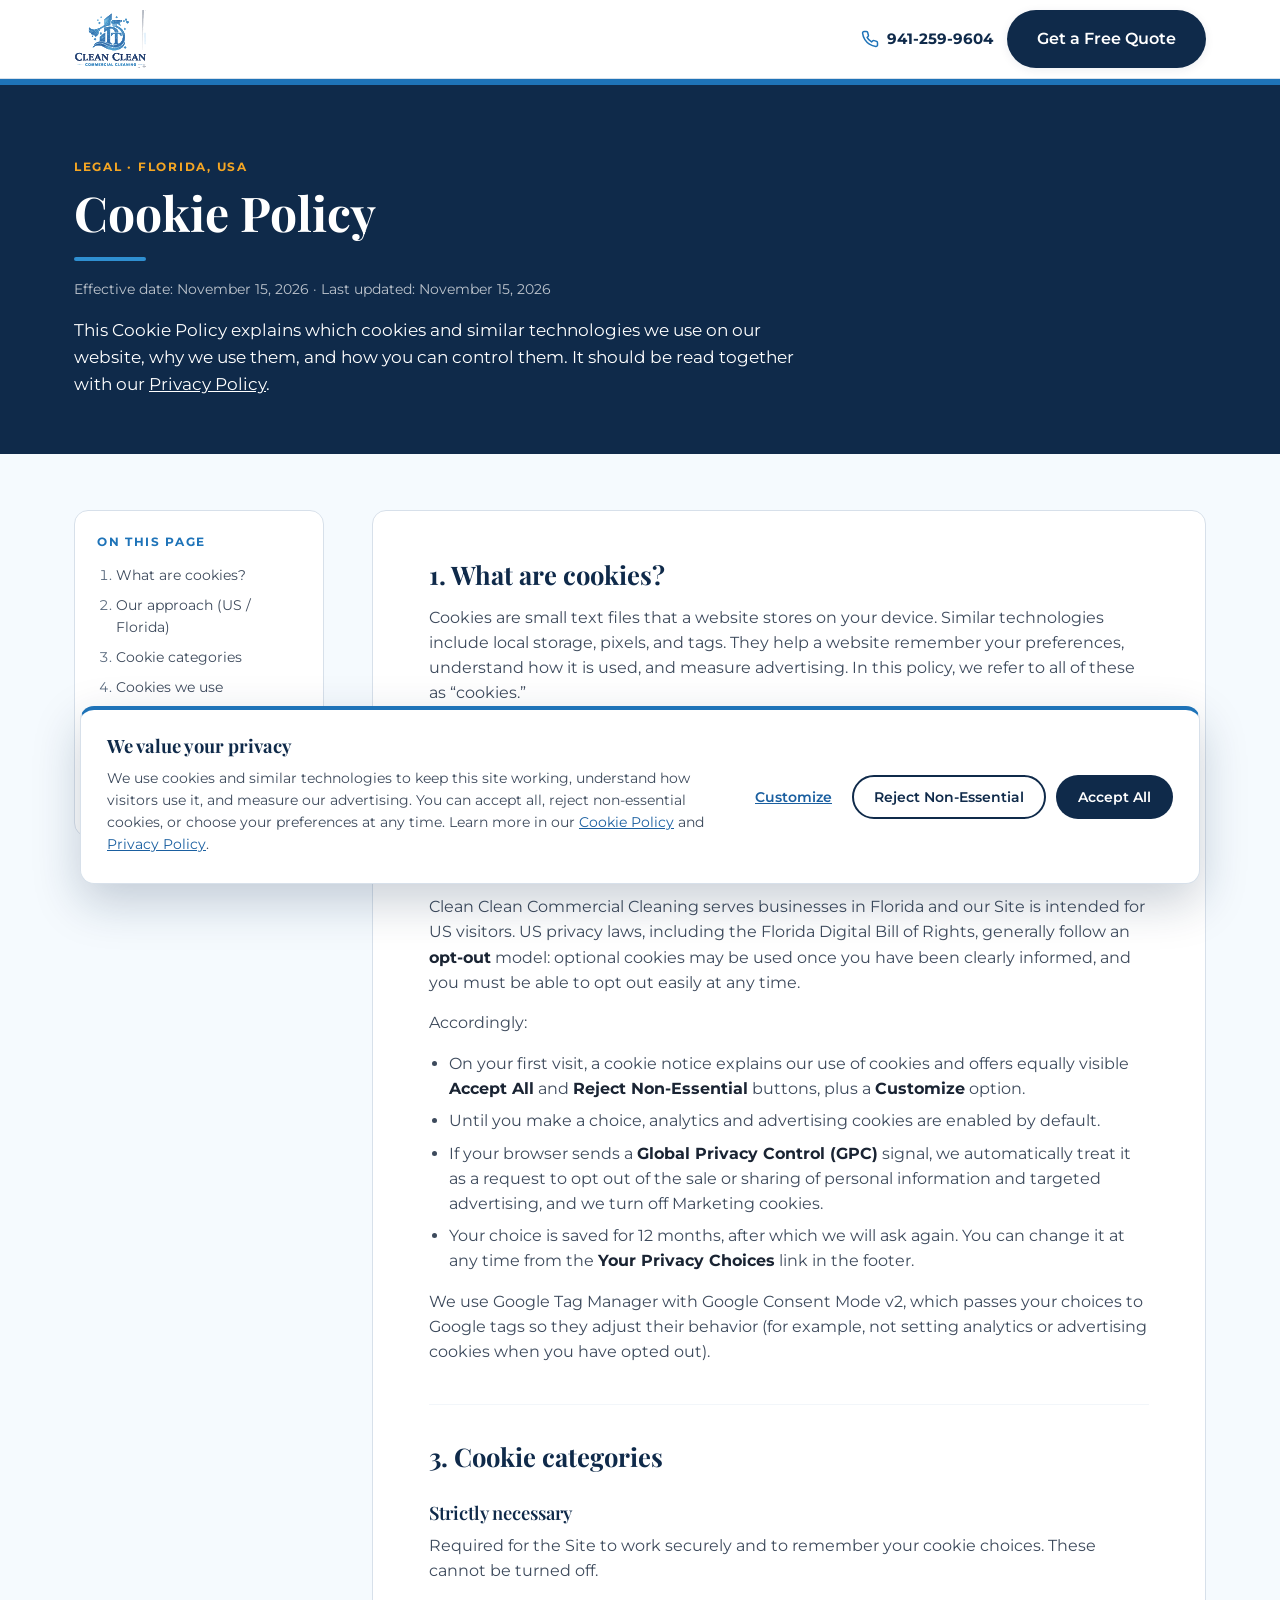
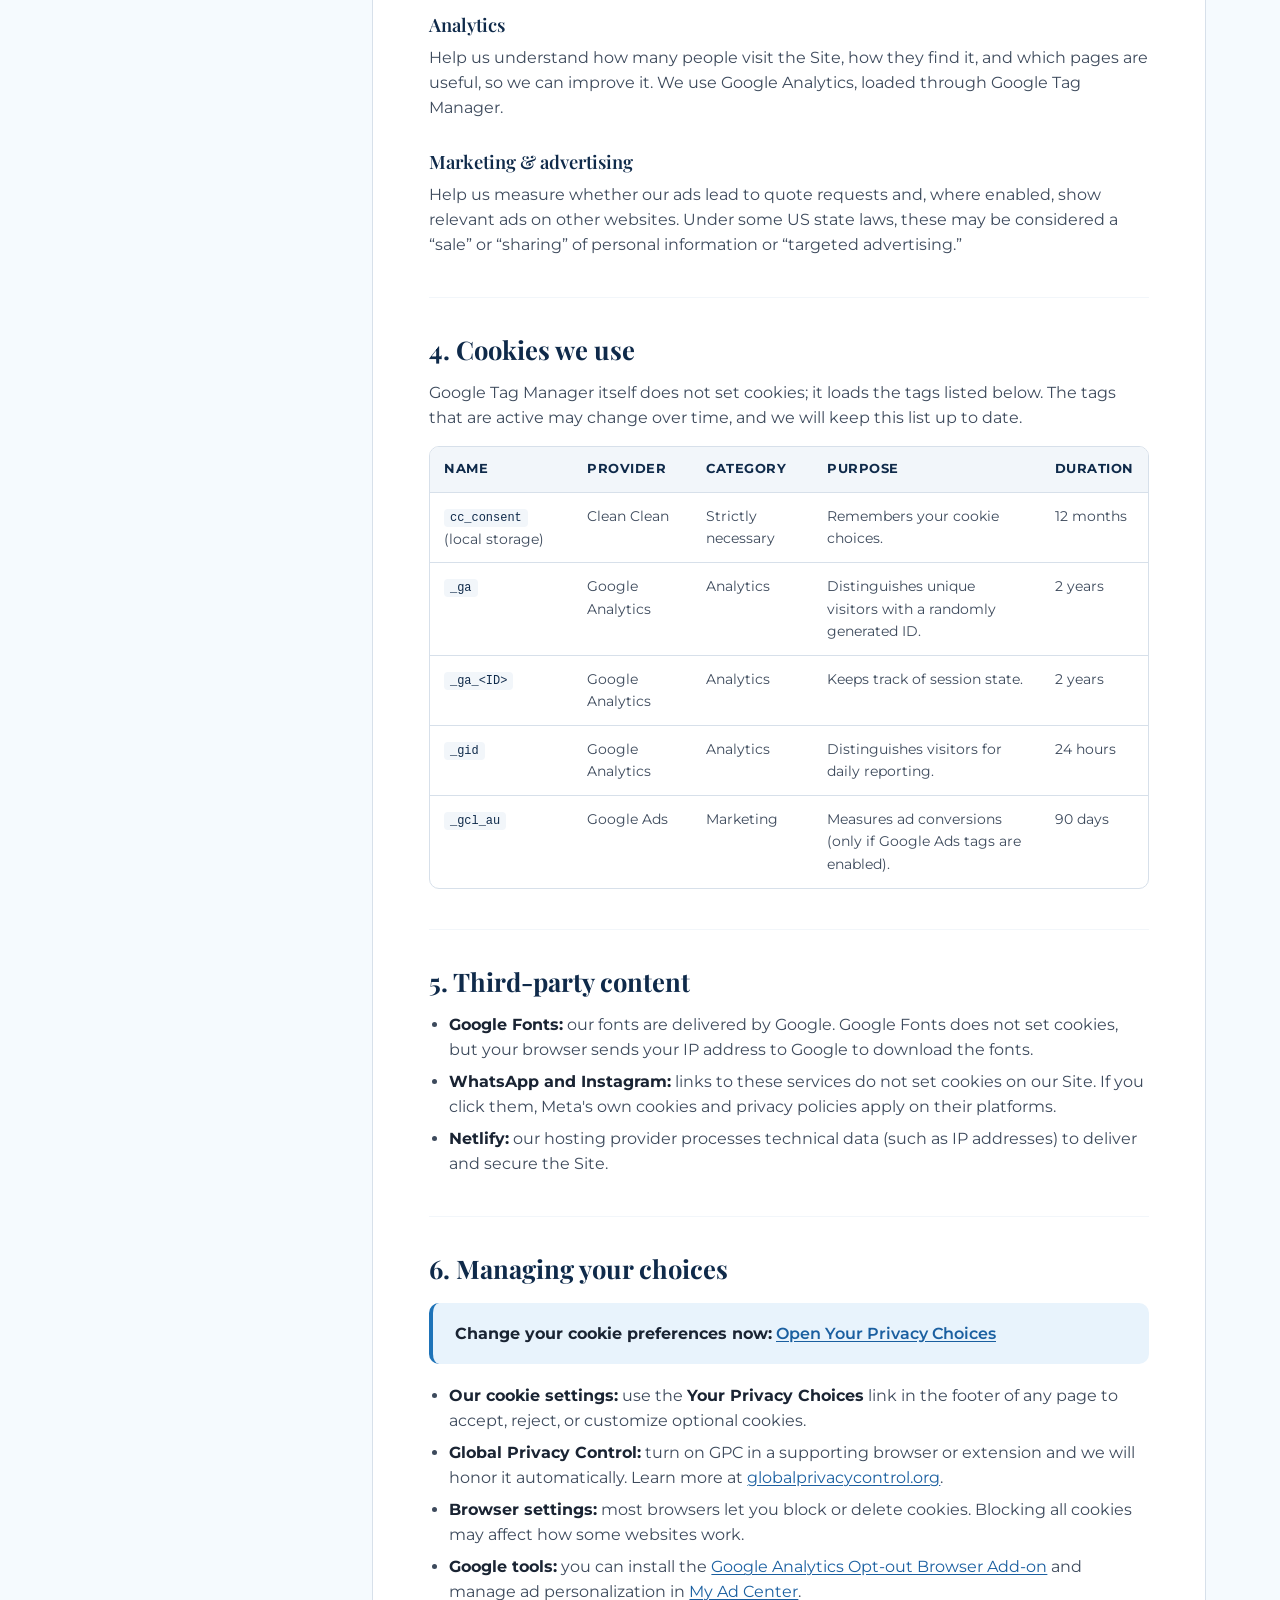
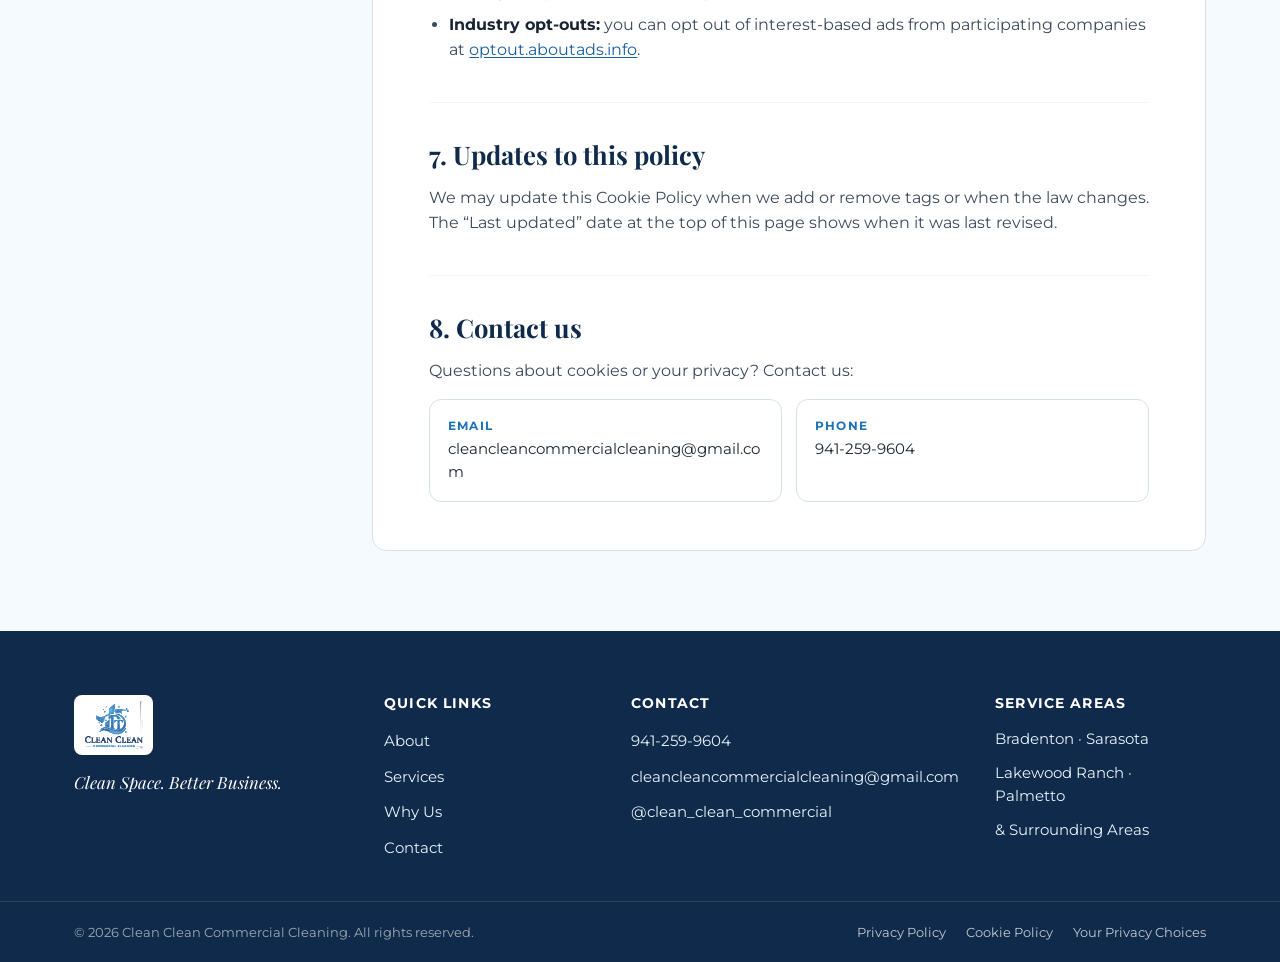
<file: pages/cookie-policy.html>
<!DOCTYPE html>
<html lang="en">
<head>
<meta charset="UTF-8">
<meta name="viewport" content="width=device-width, initial-scale=1.0">
<!-- Google Tag Manager + Consent Mode defaults (must load before any other script) -->
<script src="/assets/js/gtm.js?v=1"></script>
<title>Cookie Policy | Clean Clean Commercial Cleaning</title>
<meta name="description" content="Cookie Policy of Clean Clean Commercial Cleaning, Bradenton &amp; Sarasota, FL. See which cookies we use, why, and how to manage your privacy choices.">
<meta name="robots" content="index, follow, max-snippet:-1, max-image-preview:large, max-video-preview:-1">
<meta name="theme-color" content="#0f2a4a">
<link rel="canonical" href="https://cleancleancommercialcleaning.netlify.app/pages/cookie-policy.html">
<link rel="icon" type="image/png" sizes="32x32" href="/assets/img/favicons/favicon-32.png">
<link rel="icon" type="image/png" sizes="16x16" href="/assets/img/favicons/favicon-16.png">
<link rel="apple-touch-icon" sizes="180x180" href="/assets/img/favicons/apple-touch-icon.png">
<link rel="preconnect" href="https://fonts.googleapis.com">
<link rel="preconnect" href="https://fonts.gstatic.com" crossorigin>
<link href="https://fonts.googleapis.com/css2?family=Montserrat:wght@400;500;600;700;800&family=Playfair+Display:wght@600;700;800&display=swap" rel="stylesheet">
<link rel="stylesheet" href="/assets/css/style.css?v=3">
</head>
<body>
<!-- Google Tag Manager (noscript) -->
<noscript><iframe src="https://www.googletagmanager.com/ns.html?id=GTM-WC3VNBDG" height="0" width="0" style="display:none;visibility:hidden"></iframe></noscript>
<!-- End Google Tag Manager (noscript) -->

<a class="skip-link" href="#main">Skip to content</a>

<!-- ===== HEADER ===== -->
<header class="site-header" id="top">
  <div class="container header-inner">
    <a href="/" class="brand">
      <img src="/assets/img/logo.svg" alt="Clean Clean Commercial Cleaning logo" class="brand-logo">
    </a>
    <div class="header-actions">
      <a href="tel:+19412599604" class="header-phone">
        <svg viewBox="0 0 24 24" fill="none" stroke="currentColor" stroke-width="2" stroke-linecap="round" stroke-linejoin="round"><path d="M22 16.92v3a2 2 0 0 1-2.18 2 19.79 19.79 0 0 1-8.63-3.07 19.5 19.5 0 0 1-6-6 19.79 19.79 0 0 1-3.07-8.67A2 2 0 0 1 4.11 2h3a2 2 0 0 1 2 1.72c.127.96.362 1.903.7 2.81a2 2 0 0 1-.45 2.11L8.09 9.91a16 16 0 0 0 6 6l1.27-1.27a2 2 0 0 1 2.11-.45c.907.338 1.85.573 2.81.7A2 2 0 0 1 22 16.92z"/></svg>
        <span>941-259-9604</span>
      </a>
      <a href="/#contact" class="btn btn-primary">Get a Free Quote</a>
    </div>
  </div>
</header>

<main id="main">
  <section class="legal-hero">
    <div class="container">
      <p class="eyebrow">Legal &middot; Florida, USA</p>
      <h1>Cookie Policy</h1>
      <p class="legal-meta">Effective date: November 15, 2026 &middot; Last updated: November 15, 2026</p>
      <p class="legal-lead">This Cookie Policy explains which cookies and similar technologies we use on our website, why we use them, and how you can control them. It should be read together with our <a href="/pages/privacy-policy.html">Privacy Policy</a>.</p>
    </div>
  </section>

  <div class="legal-wrap">
    <div class="container legal-layout">
      <nav class="legal-toc" aria-label="On this page">
        <p class="legal-toc-title">On this page</p>
        <ol>
          <li><a href="#what-are-cookies">What are cookies?</a></li>
          <li><a href="#our-approach">Our approach (US / Florida)</a></li>
          <li><a href="#categories">Cookie categories</a></li>
          <li><a href="#cookie-list">Cookies we use</a></li>
          <li><a href="#third-party-content">Third-party content</a></li>
          <li><a href="#manage">Managing your choices</a></li>
          <li><a href="#updates">Updates</a></li>
          <li><a href="#contact-us">Contact us</a></li>
        </ol>
      </nav>
      <article class="legal-body">
        <section id="what-are-cookies">
          <h2>1. What are cookies?</h2>
          <p>Cookies are small text files that a website stores on your device. Similar technologies include local storage, pixels, and tags. They help a website remember your preferences, understand how it is used, and measure advertising. In this policy, we refer to all of these as &ldquo;cookies.&rdquo;</p>
          <p><strong>First-party</strong> cookies are set by our Site. <strong>Third-party</strong> cookies are set by other companies, such as Google, whose services we use.</p>
        </section>

        <section id="our-approach">
          <h2>2. Our approach (US / Florida)</h2>
          <p>Clean Clean Commercial Cleaning serves businesses in Florida and our Site is intended for US visitors. US privacy laws, including the Florida Digital Bill of Rights, generally follow an <strong>opt-out</strong> model: optional cookies may be used once you have been clearly informed, and you must be able to opt out easily at any time.</p>
          <p>Accordingly:</p>
          <ul>
            <li>On your first visit, a cookie notice explains our use of cookies and offers equally visible <strong>Accept All</strong> and <strong>Reject Non-Essential</strong> buttons, plus a <strong>Customize</strong> option.</li>
            <li>Until you make a choice, analytics and advertising cookies are enabled by default.</li>
            <li>If your browser sends a <strong>Global Privacy Control (GPC)</strong> signal, we automatically treat it as a request to opt out of the sale or sharing of personal information and targeted advertising, and we turn off Marketing cookies.</li>
            <li>Your choice is saved for 12 months, after which we will ask again. You can change it at any time from the <strong>Your Privacy Choices</strong> link in the footer.</li>
          </ul>
          <p>We use Google Tag Manager with Google Consent Mode v2, which passes your choices to Google tags so they adjust their behavior (for example, not setting analytics or advertising cookies when you have opted out).</p>
        </section>

        <section id="categories">
          <h2>3. Cookie categories</h2>
          <h3>Strictly necessary</h3>
          <p>Required for the Site to work securely and to remember your cookie choices. These cannot be turned off.</p>
          <h3>Analytics</h3>
          <p>Help us understand how many people visit the Site, how they find it, and which pages are useful, so we can improve it. We use Google Analytics, loaded through Google Tag Manager.</p>
          <h3>Marketing &amp; advertising</h3>
          <p>Help us measure whether our ads lead to quote requests and, where enabled, show relevant ads on other websites. Under some US state laws, these may be considered a &ldquo;sale&rdquo; or &ldquo;sharing&rdquo; of personal information or &ldquo;targeted advertising.&rdquo;</p>
        </section>

        <section id="cookie-list">
          <h2>4. Cookies we use</h2>
          <p>Google Tag Manager itself does not set cookies; it loads the tags listed below. The tags that are active may change over time, and we will keep this list up to date.</p>
          <div class="legal-table-wrap">
            <table class="legal-table">
              <thead>
                <tr><th scope="col">Name</th><th scope="col">Provider</th><th scope="col">Category</th><th scope="col">Purpose</th><th scope="col">Duration</th></tr>
              </thead>
              <tbody>
                <tr><td><code>cc_consent</code> (local storage)</td><td>Clean Clean</td><td>Strictly necessary</td><td>Remembers your cookie choices.</td><td>12 months</td></tr>
                <tr><td><code>_ga</code></td><td>Google Analytics</td><td>Analytics</td><td>Distinguishes unique visitors with a randomly generated ID.</td><td>2 years</td></tr>
                <tr><td><code>_ga_&lt;ID&gt;</code></td><td>Google Analytics</td><td>Analytics</td><td>Keeps track of session state.</td><td>2 years</td></tr>
                <tr><td><code>_gid</code></td><td>Google Analytics</td><td>Analytics</td><td>Distinguishes visitors for daily reporting.</td><td>24 hours</td></tr>
                <tr><td><code>_gcl_au</code></td><td>Google Ads</td><td>Marketing</td><td>Measures ad conversions (only if Google Ads tags are enabled).</td><td>90 days</td></tr>
              </tbody>
            </table>
          </div>
        </section>

        <section id="third-party-content">
          <h2>5. Third-party content</h2>
          <ul>
            <li><strong>Google Fonts:</strong> our fonts are delivered by Google. Google Fonts does not set cookies, but your browser sends your IP address to Google to download the fonts.</li>
            <li><strong>WhatsApp and Instagram:</strong> links to these services do not set cookies on our Site. If you click them, Meta's own cookies and privacy policies apply on their platforms.</li>
            <li><strong>Netlify:</strong> our hosting provider processes technical data (such as IP addresses) to deliver and secure the Site.</li>
          </ul>
        </section>

        <section id="manage">
          <h2>6. Managing your choices</h2>
          <div class="legal-callout">
            <p><strong>Change your cookie preferences now:</strong> <button type="button" class="link-btn" data-cc-open>Open Your Privacy Choices</button></p>
          </div>
          <ul>
            <li><strong>Our cookie settings:</strong> use the <strong>Your Privacy Choices</strong> link in the footer of any page to accept, reject, or customize optional cookies.</li>
            <li><strong>Global Privacy Control:</strong> turn on GPC in a supporting browser or extension and we will honor it automatically. Learn more at <a href="https://globalprivacycontrol.org" target="_blank" rel="noopener">globalprivacycontrol.org</a>.</li>
            <li><strong>Browser settings:</strong> most browsers let you block or delete cookies. Blocking all cookies may affect how some websites work.</li>
            <li><strong>Google tools:</strong> you can install the <a href="https://tools.google.com/dlpage/gaoptout" target="_blank" rel="noopener">Google Analytics Opt-out Browser Add-on</a> and manage ad personalization in <a href="https://myadcenter.google.com" target="_blank" rel="noopener">My Ad Center</a>.</li>
            <li><strong>Industry opt-outs:</strong> you can opt out of interest-based ads from participating companies at <a href="https://optout.aboutads.info" target="_blank" rel="noopener">optout.aboutads.info</a>.</li>
          </ul>
        </section>

        <section id="updates">
          <h2>7. Updates to this policy</h2>
          <p>We may update this Cookie Policy when we add or remove tags or when the law changes. The &ldquo;Last updated&rdquo; date at the top of this page shows when it was last revised.</p>
        </section>

        <section id="contact-us">
          <h2>8. Contact us</h2>
          <p>Questions about cookies or your privacy? Contact us:</p>
          <div class="legal-contact">
            <a href="mailto:cleancleancommercialcleaning@gmail.com"><strong>Email</strong><span>cleancleancommercialcleaning@gmail.com</span></a>
            <a href="tel:+19412599604"><strong>Phone</strong><span>941-259-9604</span></a>
          </div>
        </section>
      </article>
    </div>
  </div>
</main>

<!-- ===== FOOTER ===== -->
<footer class="site-footer">
  <div class="container footer-inner">
    <div class="footer-brand">
      <img src="/assets/img/logo.svg" alt="Clean Clean Commercial Cleaning logo" class="footer-logo">
      <p>Clean Space. Better Business.</p>
    </div>
    <div class="footer-col">
      <h4>Quick Links</h4>
      <ul>
        <li><a href="/#about">About</a></li>
        <li><a href="/#services">Services</a></li>
        <li><a href="/#why-us">Why Us</a></li>
        <li><a href="/#contact">Contact</a></li>
      </ul>
    </div>
    <div class="footer-col">
      <h4>Contact</h4>
      <ul>
        <li><a href="tel:+19412599604">941-259-9604</a></li>
        <li><a href="mailto:cleancleancommercialcleaning@gmail.com">cleancleancommercialcleaning@gmail.com</a></li>
        <li><a href="https://www.instagram.com/clean_clean_commercial" target="_blank" rel="noopener">@clean_clean_commercial</a></li>
      </ul>
    </div>
    <div class="footer-col">
      <h4>Service Areas</h4>
      <ul class="plain">
        <li>Bradenton &middot; Sarasota</li>
        <li>Lakewood Ranch &middot; Palmetto</li>
        <li>&amp; Surrounding Areas</li>
      </ul>
    </div>
  </div>
  <div class="footer-bottom">
    <div class="container">
      <p>&copy; <span id="year"></span> Clean Clean Commercial Cleaning. All rights reserved.</p>
    <nav class="footer-legal" aria-label="Legal">
        <a href="/pages/privacy-policy.html">Privacy Policy</a>
        <a href="/pages/cookie-policy.html">Cookie Policy</a>
        <button type="button" data-cc-open>Your Privacy Choices</button>
      </nav>
    </div>
  </div>
</footer>

<script src="/assets/js/consent.js?v=2"></script>
<script src="/assets/js/script.js?v=2"></script>
</body>
</html>
</file>
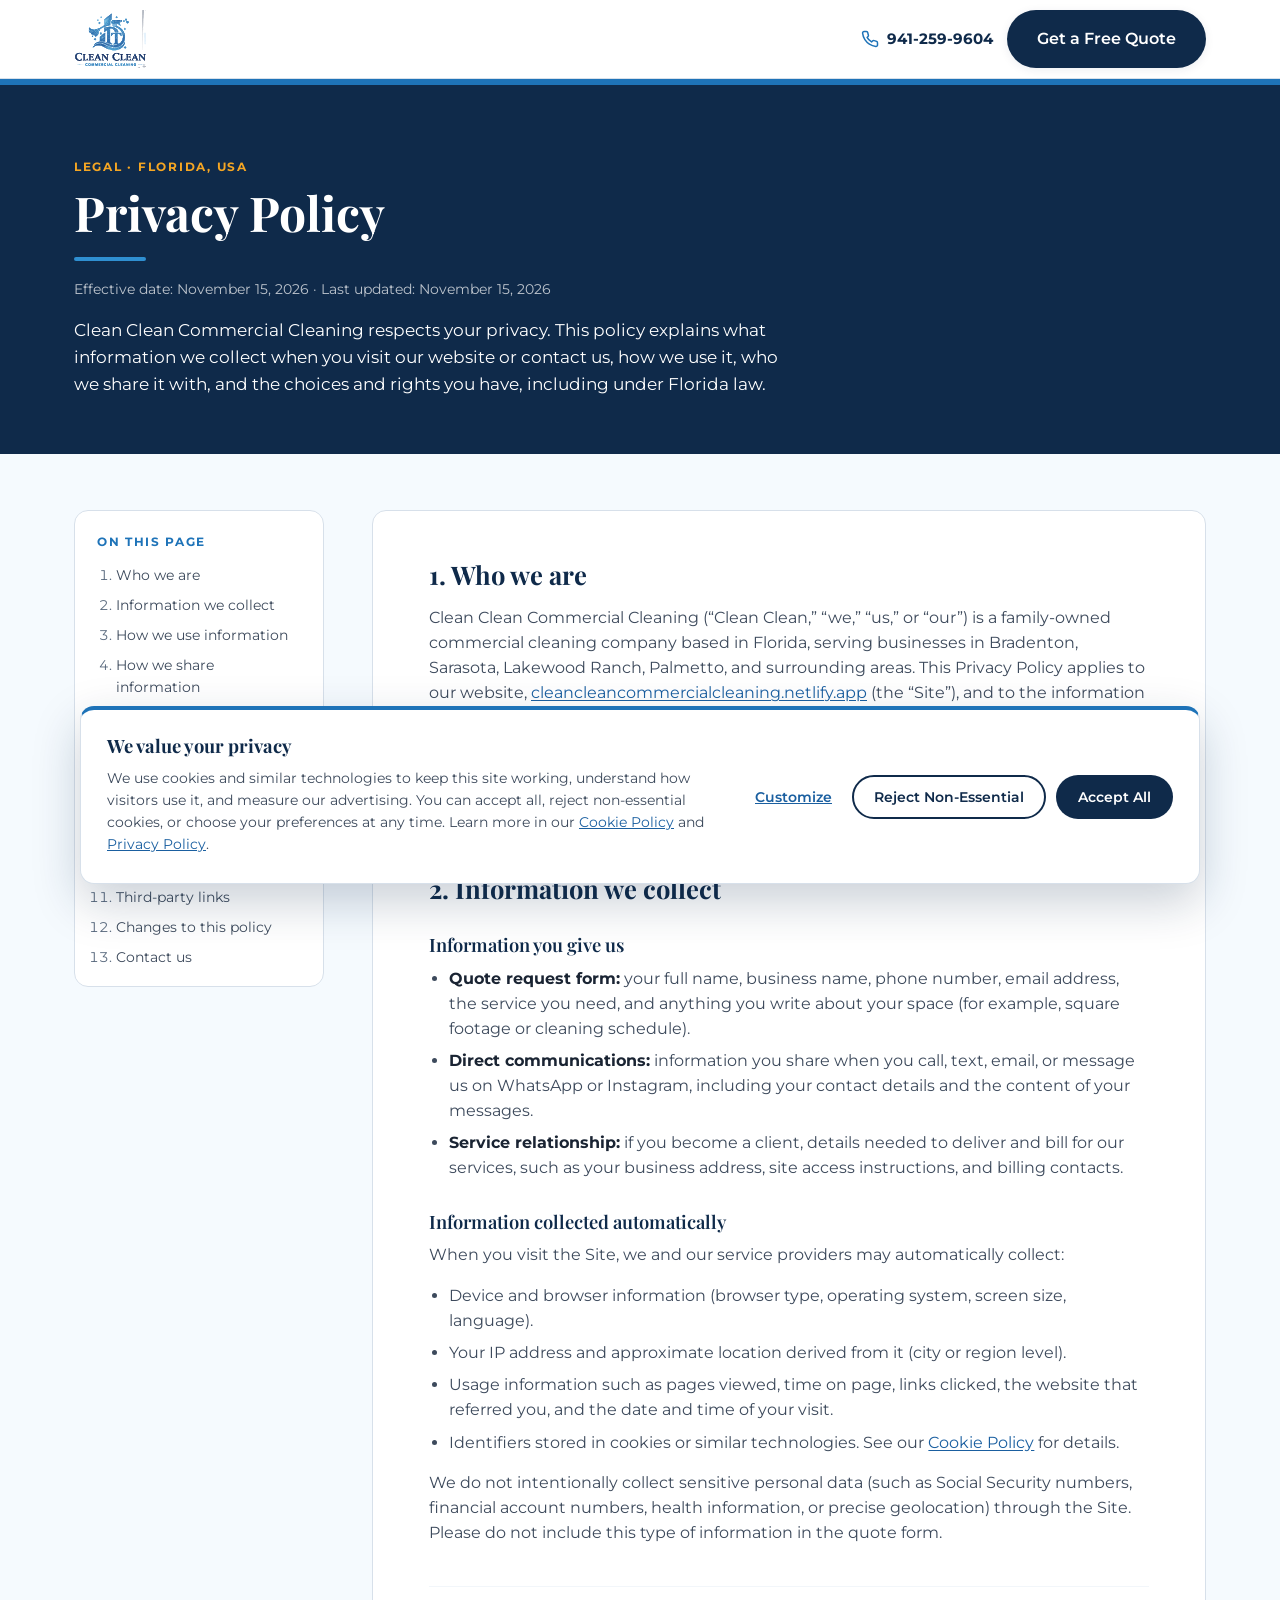
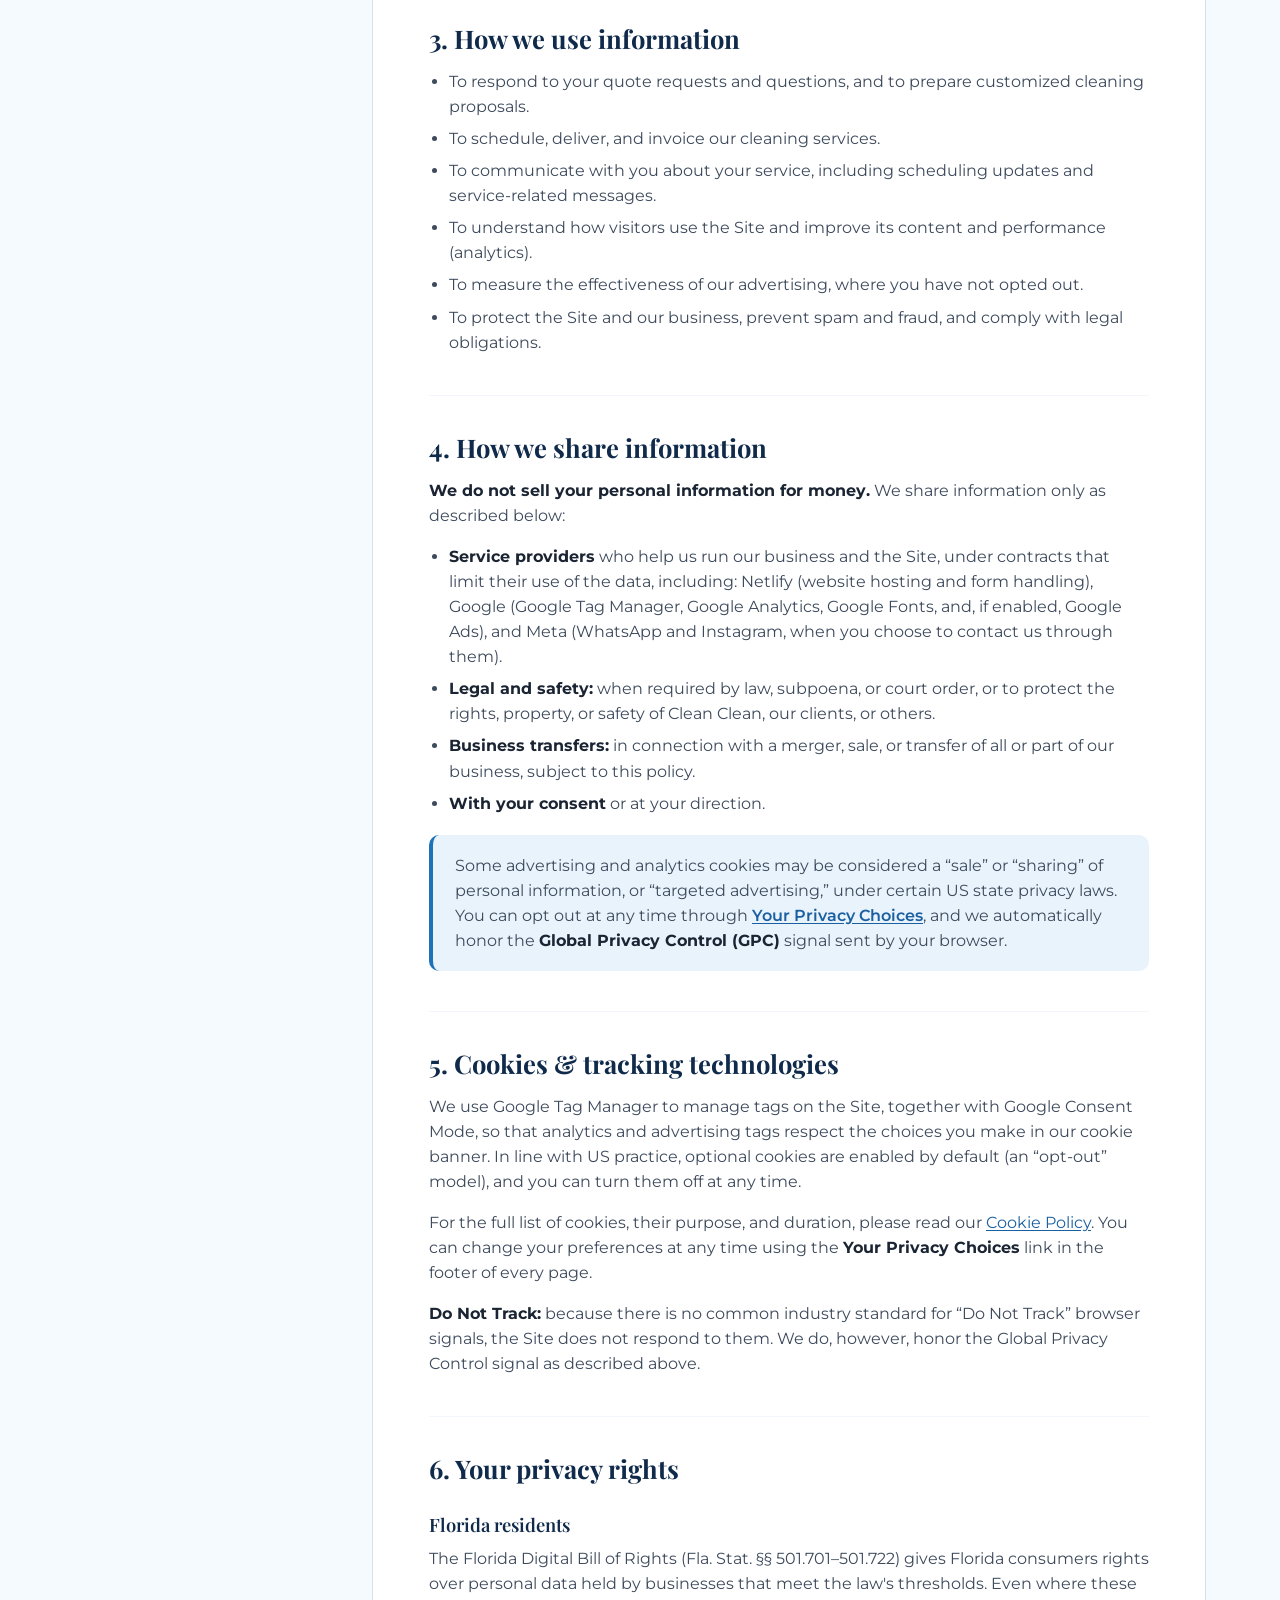
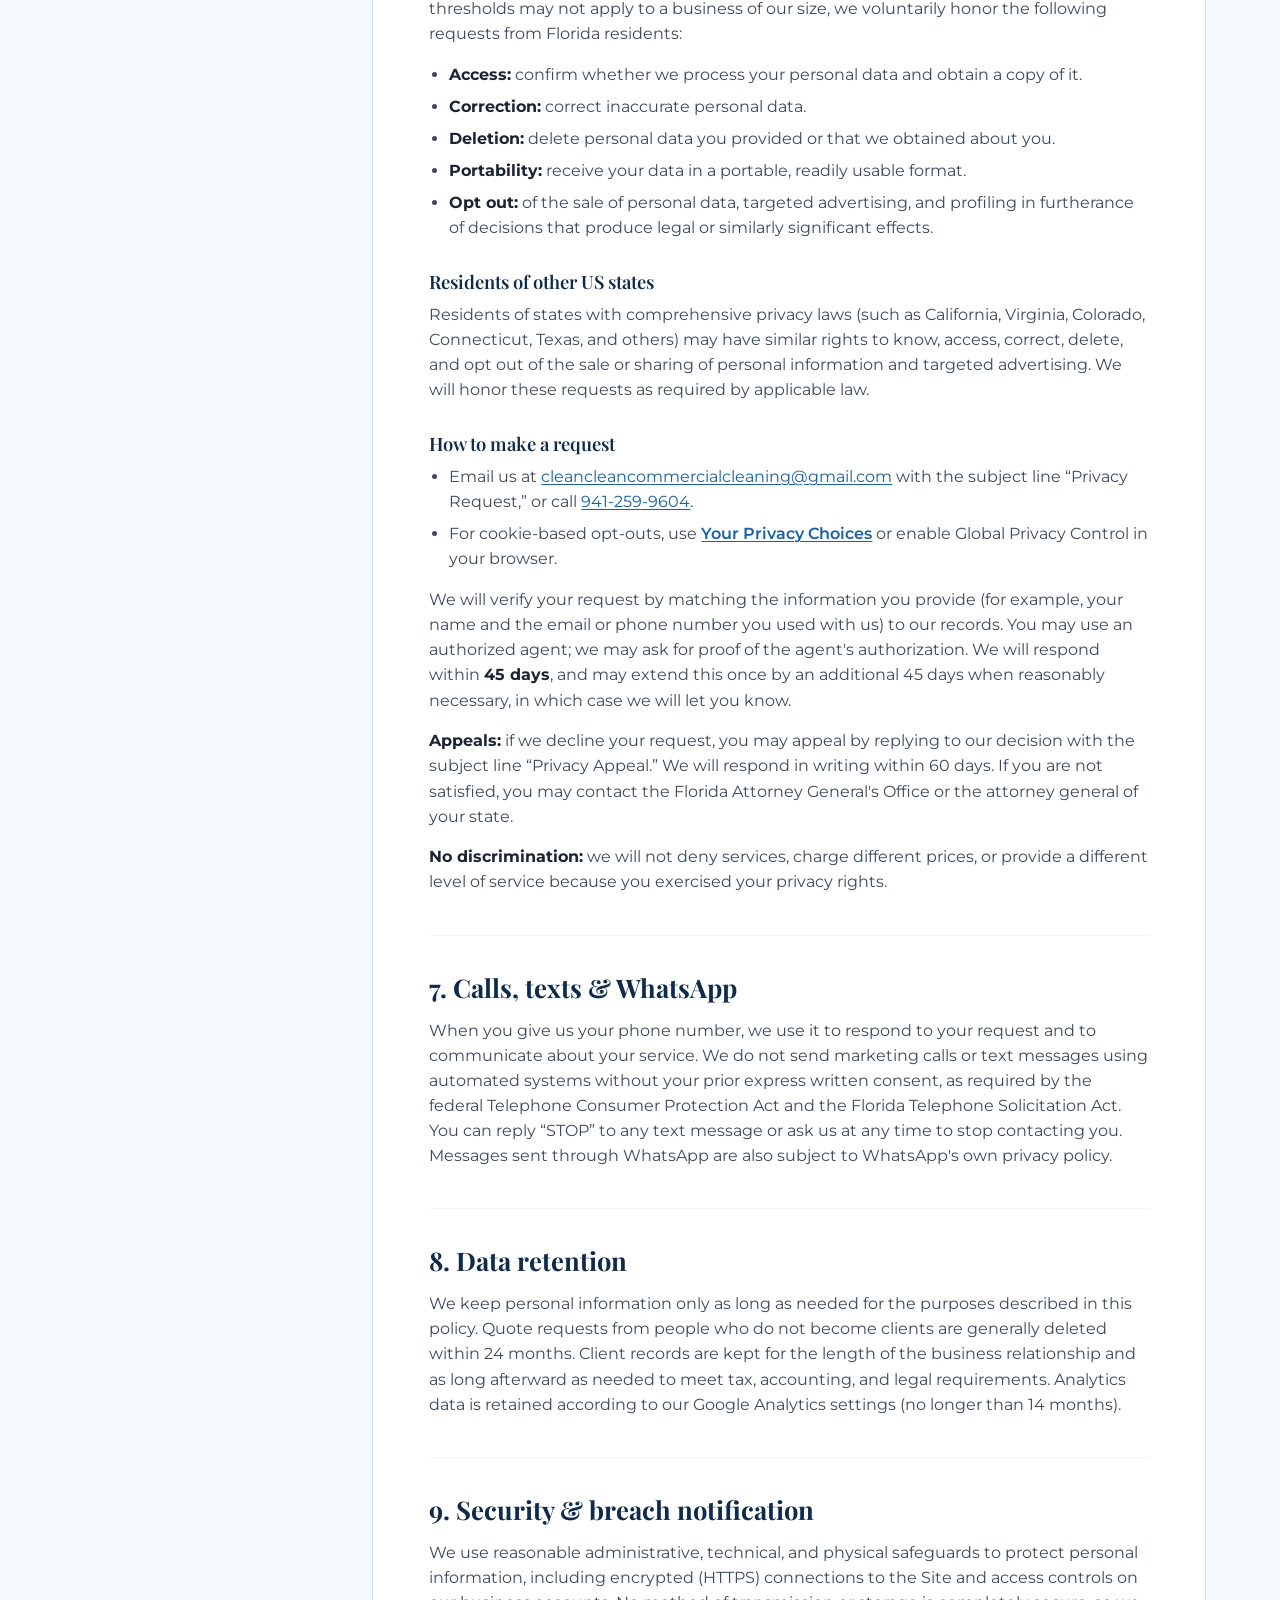
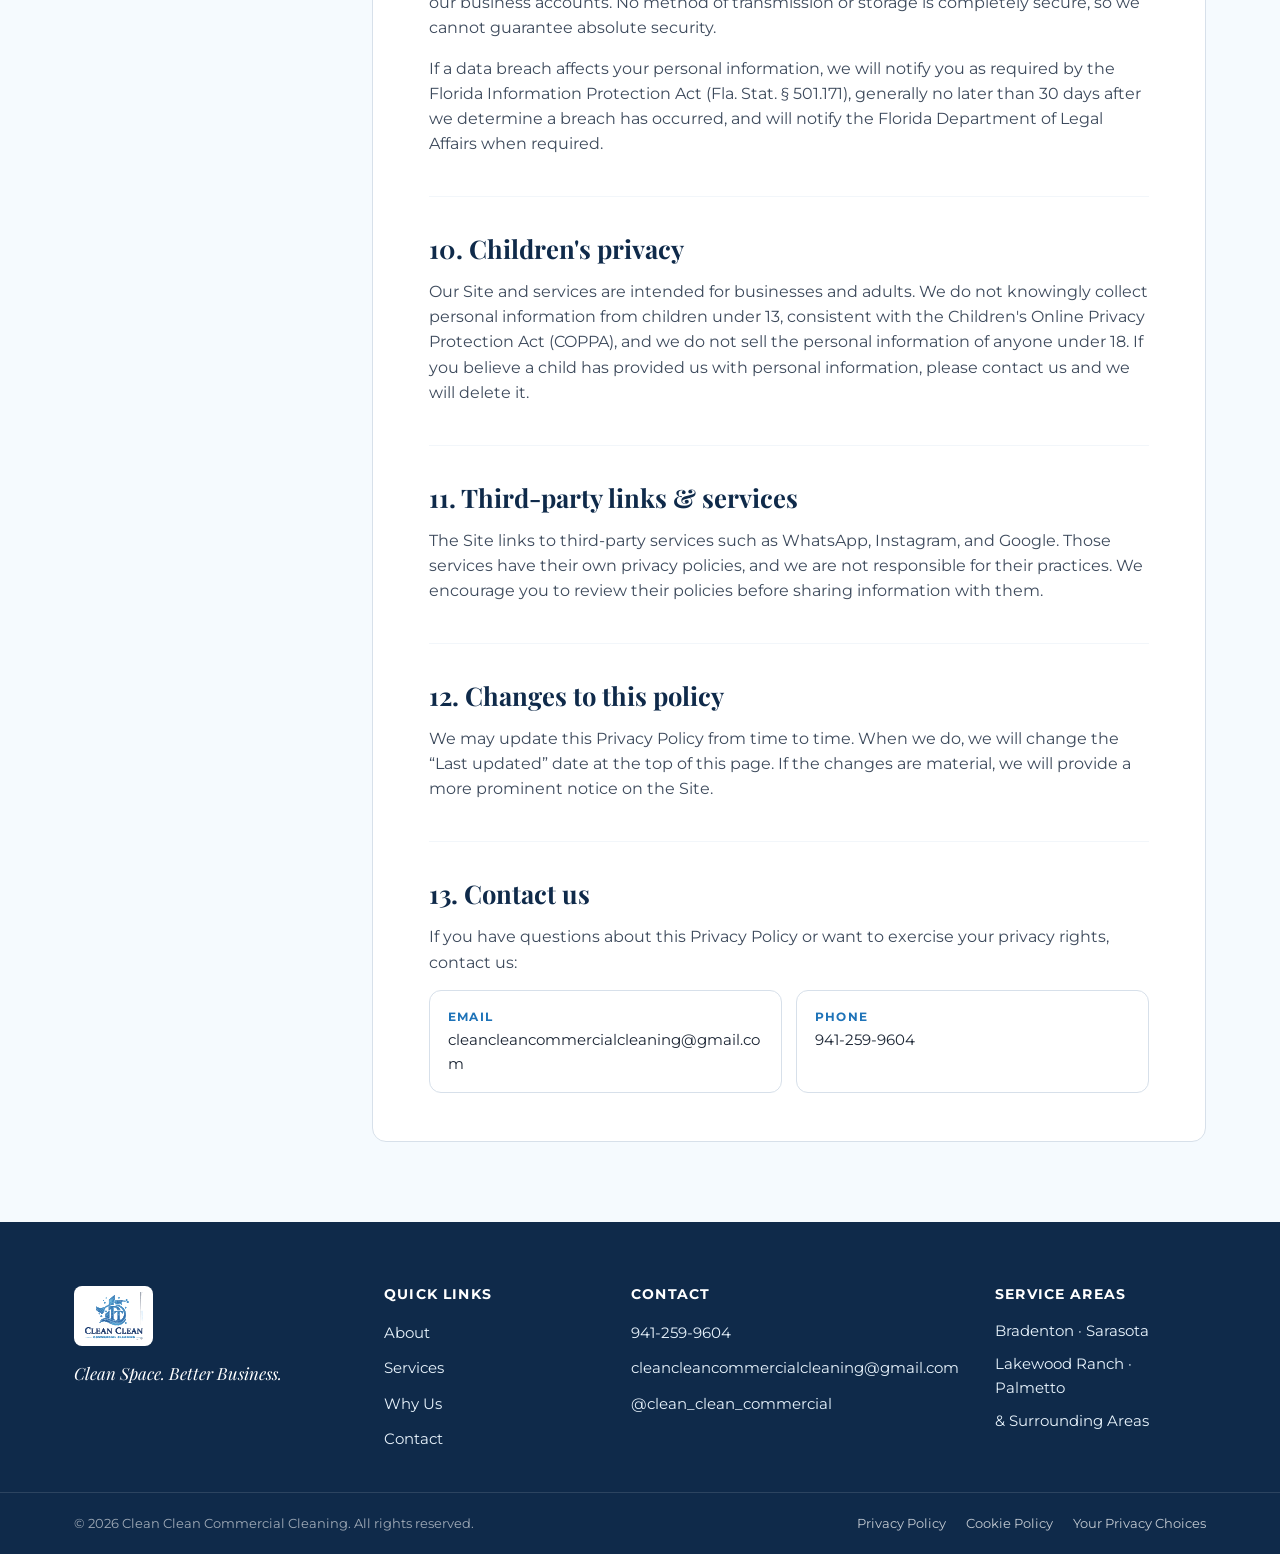
<file: pages/privacy-policy.html>
<!DOCTYPE html>
<html lang="en">
<head>
<meta charset="UTF-8">
<meta name="viewport" content="width=device-width, initial-scale=1.0">
<!-- Google Tag Manager + Consent Mode defaults (must load before any other script) -->
<script src="/assets/js/gtm.js?v=1"></script>
<title>Privacy Policy | Clean Clean Commercial Cleaning</title>
<meta name="description" content="Privacy Policy of Clean Clean Commercial Cleaning, office and janitorial cleaning in Bradenton &amp; Sarasota, FL. Your Florida and US privacy rights explained.">
<meta name="robots" content="index, follow, max-snippet:-1, max-image-preview:large, max-video-preview:-1">
<meta name="theme-color" content="#0f2a4a">
<link rel="canonical" href="https://cleancleancommercialcleaning.netlify.app/pages/privacy-policy.html">
<link rel="icon" type="image/png" sizes="32x32" href="/assets/img/favicons/favicon-32.png">
<link rel="icon" type="image/png" sizes="16x16" href="/assets/img/favicons/favicon-16.png">
<link rel="apple-touch-icon" sizes="180x180" href="/assets/img/favicons/apple-touch-icon.png">
<link rel="preconnect" href="https://fonts.googleapis.com">
<link rel="preconnect" href="https://fonts.gstatic.com" crossorigin>
<link href="https://fonts.googleapis.com/css2?family=Montserrat:wght@400;500;600;700;800&family=Playfair+Display:wght@600;700;800&display=swap" rel="stylesheet">
<link rel="stylesheet" href="/assets/css/style.css?v=3">
</head>
<body>
<!-- Google Tag Manager (noscript) -->
<noscript><iframe src="https://www.googletagmanager.com/ns.html?id=GTM-WC3VNBDG" height="0" width="0" style="display:none;visibility:hidden"></iframe></noscript>
<!-- End Google Tag Manager (noscript) -->

<a class="skip-link" href="#main">Skip to content</a>

<!-- ===== HEADER ===== -->
<header class="site-header" id="top">
  <div class="container header-inner">
    <a href="/" class="brand">
      <img src="/assets/img/logo.svg" alt="Clean Clean Commercial Cleaning logo" class="brand-logo">
    </a>
    <div class="header-actions">
      <a href="tel:+19412599604" class="header-phone">
        <svg viewBox="0 0 24 24" fill="none" stroke="currentColor" stroke-width="2" stroke-linecap="round" stroke-linejoin="round"><path d="M22 16.92v3a2 2 0 0 1-2.18 2 19.79 19.79 0 0 1-8.63-3.07 19.5 19.5 0 0 1-6-6 19.79 19.79 0 0 1-3.07-8.67A2 2 0 0 1 4.11 2h3a2 2 0 0 1 2 1.72c.127.96.362 1.903.7 2.81a2 2 0 0 1-.45 2.11L8.09 9.91a16 16 0 0 0 6 6l1.27-1.27a2 2 0 0 1 2.11-.45c.907.338 1.85.573 2.81.7A2 2 0 0 1 22 16.92z"/></svg>
        <span>941-259-9604</span>
      </a>
      <a href="/#contact" class="btn btn-primary">Get a Free Quote</a>
    </div>
  </div>
</header>

<main id="main">
  <section class="legal-hero">
    <div class="container">
      <p class="eyebrow">Legal &middot; Florida, USA</p>
      <h1>Privacy Policy</h1>
      <p class="legal-meta">Effective date: November 15, 2026 &middot; Last updated: November 15, 2026</p>
      <p class="legal-lead">Clean Clean Commercial Cleaning respects your privacy. This policy explains what information we collect when you visit our website or contact us, how we use it, who we share it with, and the choices and rights you have, including under Florida law.</p>
    </div>
  </section>

  <div class="legal-wrap">
    <div class="container legal-layout">
      <nav class="legal-toc" aria-label="On this page">
        <p class="legal-toc-title">On this page</p>
        <ol>
          <li><a href="#who-we-are">Who we are</a></li>
          <li><a href="#information-we-collect">Information we collect</a></li>
          <li><a href="#how-we-use">How we use information</a></li>
          <li><a href="#how-we-share">How we share information</a></li>
          <li><a href="#cookies">Cookies &amp; tracking</a></li>
          <li><a href="#your-rights">Your privacy rights</a></li>
          <li><a href="#calls-texts">Calls, texts &amp; WhatsApp</a></li>
          <li><a href="#retention">Data retention</a></li>
          <li><a href="#security">Security &amp; breach notice</a></li>
          <li><a href="#children">Children's privacy</a></li>
          <li><a href="#third-party">Third-party links</a></li>
          <li><a href="#changes">Changes to this policy</a></li>
          <li><a href="#contact-us">Contact us</a></li>
        </ol>
      </nav>
      <article class="legal-body">
        <section id="who-we-are">
          <h2>1. Who we are</h2>
          <p>Clean Clean Commercial Cleaning (&ldquo;Clean Clean,&rdquo; &ldquo;we,&rdquo; &ldquo;us,&rdquo; or &ldquo;our&rdquo;) is a family-owned commercial cleaning company based in Florida, serving businesses in Bradenton, Sarasota, Lakewood Ranch, Palmetto, and surrounding areas. This Privacy Policy applies to our website, <a href="https://cleancleancommercialcleaning.netlify.app">cleancleancommercialcleaning.netlify.app</a> (the &ldquo;Site&rdquo;), and to the information you share with us when you request a quote or contact us.</p>
          <p>Our services are offered to businesses in the United States. This policy is written for US residents and is governed by US federal law and the laws of the State of Florida.</p>
        </section>

        <section id="information-we-collect">
          <h2>2. Information we collect</h2>
          <h3>Information you give us</h3>
          <ul>
            <li><strong>Quote request form:</strong> your full name, business name, phone number, email address, the service you need, and anything you write about your space (for example, square footage or cleaning schedule).</li>
            <li><strong>Direct communications:</strong> information you share when you call, text, email, or message us on WhatsApp or Instagram, including your contact details and the content of your messages.</li>
            <li><strong>Service relationship:</strong> if you become a client, details needed to deliver and bill for our services, such as your business address, site access instructions, and billing contacts.</li>
          </ul>
          <h3>Information collected automatically</h3>
          <p>When you visit the Site, we and our service providers may automatically collect:</p>
          <ul>
            <li>Device and browser information (browser type, operating system, screen size, language).</li>
            <li>Your IP address and approximate location derived from it (city or region level).</li>
            <li>Usage information such as pages viewed, time on page, links clicked, the website that referred you, and the date and time of your visit.</li>
            <li>Identifiers stored in cookies or similar technologies. See our <a href="/pages/cookie-policy.html">Cookie Policy</a> for details.</li>
          </ul>
          <p>We do not intentionally collect sensitive personal data (such as Social Security numbers, financial account numbers, health information, or precise geolocation) through the Site. Please do not include this type of information in the quote form.</p>
        </section>

        <section id="how-we-use">
          <h2>3. How we use information</h2>
          <ul>
            <li>To respond to your quote requests and questions, and to prepare customized cleaning proposals.</li>
            <li>To schedule, deliver, and invoice our cleaning services.</li>
            <li>To communicate with you about your service, including scheduling updates and service-related messages.</li>
            <li>To understand how visitors use the Site and improve its content and performance (analytics).</li>
            <li>To measure the effectiveness of our advertising, where you have not opted out.</li>
            <li>To protect the Site and our business, prevent spam and fraud, and comply with legal obligations.</li>
          </ul>
        </section>

        <section id="how-we-share">
          <h2>4. How we share information</h2>
          <p><strong>We do not sell your personal information for money.</strong> We share information only as described below:</p>
          <ul>
            <li><strong>Service providers</strong> who help us run our business and the Site, under contracts that limit their use of the data, including: Netlify (website hosting and form handling), Google (Google Tag Manager, Google Analytics, Google Fonts, and, if enabled, Google Ads), and Meta (WhatsApp and Instagram, when you choose to contact us through them).</li>
            <li><strong>Legal and safety:</strong> when required by law, subpoena, or court order, or to protect the rights, property, or safety of Clean Clean, our clients, or others.</li>
            <li><strong>Business transfers:</strong> in connection with a merger, sale, or transfer of all or part of our business, subject to this policy.</li>
            <li><strong>With your consent</strong> or at your direction.</li>
          </ul>
          <div class="legal-callout">
            <p>Some advertising and analytics cookies may be considered a &ldquo;sale&rdquo; or &ldquo;sharing&rdquo; of personal information, or &ldquo;targeted advertising,&rdquo; under certain US state privacy laws. You can opt out at any time through <button type="button" class="link-btn" data-cc-open>Your Privacy Choices</button>, and we automatically honor the <strong>Global Privacy Control (GPC)</strong> signal sent by your browser.</p>
          </div>
        </section>

        <section id="cookies">
          <h2>5. Cookies &amp; tracking technologies</h2>
          <p>We use Google Tag Manager to manage tags on the Site, together with Google Consent Mode, so that analytics and advertising tags respect the choices you make in our cookie banner. In line with US practice, optional cookies are enabled by default (an &ldquo;opt-out&rdquo; model), and you can turn them off at any time.</p>
          <p>For the full list of cookies, their purpose, and duration, please read our <a href="/pages/cookie-policy.html">Cookie Policy</a>. You can change your preferences at any time using the <strong>Your Privacy Choices</strong> link in the footer of every page.</p>
          <p><strong>Do Not Track:</strong> because there is no common industry standard for &ldquo;Do Not Track&rdquo; browser signals, the Site does not respond to them. We do, however, honor the Global Privacy Control signal as described above.</p>
        </section>

        <section id="your-rights">
          <h2>6. Your privacy rights</h2>
          <h3>Florida residents</h3>
          <p>The Florida Digital Bill of Rights (Fla. Stat. &sect;&sect; 501.701&ndash;501.722) gives Florida consumers rights over personal data held by businesses that meet the law's thresholds. Even where these thresholds may not apply to a business of our size, we voluntarily honor the following requests from Florida residents:</p>
          <ul>
            <li><strong>Access:</strong> confirm whether we process your personal data and obtain a copy of it.</li>
            <li><strong>Correction:</strong> correct inaccurate personal data.</li>
            <li><strong>Deletion:</strong> delete personal data you provided or that we obtained about you.</li>
            <li><strong>Portability:</strong> receive your data in a portable, readily usable format.</li>
            <li><strong>Opt out:</strong> of the sale of personal data, targeted advertising, and profiling in furtherance of decisions that produce legal or similarly significant effects.</li>
          </ul>
          <h3>Residents of other US states</h3>
          <p>Residents of states with comprehensive privacy laws (such as California, Virginia, Colorado, Connecticut, Texas, and others) may have similar rights to know, access, correct, delete, and opt out of the sale or sharing of personal information and targeted advertising. We will honor these requests as required by applicable law.</p>
          <h3>How to make a request</h3>
          <ul>
            <li>Email us at <a href="mailto:cleancleancommercialcleaning@gmail.com">cleancleancommercialcleaning@gmail.com</a> with the subject line &ldquo;Privacy Request,&rdquo; or call <a href="tel:+19412599604">941-259-9604</a>.</li>
            <li>For cookie-based opt-outs, use <button type="button" class="link-btn" data-cc-open>Your Privacy Choices</button> or enable Global Privacy Control in your browser.</li>
          </ul>
          <p>We will verify your request by matching the information you provide (for example, your name and the email or phone number you used with us) to our records. You may use an authorized agent; we may ask for proof of the agent's authorization. We will respond within <strong>45 days</strong>, and may extend this once by an additional 45 days when reasonably necessary, in which case we will let you know.</p>
          <p><strong>Appeals:</strong> if we decline your request, you may appeal by replying to our decision with the subject line &ldquo;Privacy Appeal.&rdquo; We will respond in writing within 60 days. If you are not satisfied, you may contact the Florida Attorney General's Office or the attorney general of your state.</p>
          <p><strong>No discrimination:</strong> we will not deny services, charge different prices, or provide a different level of service because you exercised your privacy rights.</p>
        </section>

        <section id="calls-texts">
          <h2>7. Calls, texts &amp; WhatsApp</h2>
          <p>When you give us your phone number, we use it to respond to your request and to communicate about your service. We do not send marketing calls or text messages using automated systems without your prior express written consent, as required by the federal Telephone Consumer Protection Act and the Florida Telephone Solicitation Act. You can reply &ldquo;STOP&rdquo; to any text message or ask us at any time to stop contacting you. Messages sent through WhatsApp are also subject to WhatsApp's own privacy policy.</p>
        </section>

        <section id="retention">
          <h2>8. Data retention</h2>
          <p>We keep personal information only as long as needed for the purposes described in this policy. Quote requests from people who do not become clients are generally deleted within 24 months. Client records are kept for the length of the business relationship and as long afterward as needed to meet tax, accounting, and legal requirements. Analytics data is retained according to our Google Analytics settings (no longer than 14 months).</p>
        </section>

        <section id="security">
          <h2>9. Security &amp; breach notification</h2>
          <p>We use reasonable administrative, technical, and physical safeguards to protect personal information, including encrypted (HTTPS) connections to the Site and access controls on our business accounts. No method of transmission or storage is completely secure, so we cannot guarantee absolute security.</p>
          <p>If a data breach affects your personal information, we will notify you as required by the Florida Information Protection Act (Fla. Stat. &sect; 501.171), generally no later than 30 days after we determine a breach has occurred, and will notify the Florida Department of Legal Affairs when required.</p>
        </section>

        <section id="children">
          <h2>10. Children's privacy</h2>
          <p>Our Site and services are intended for businesses and adults. We do not knowingly collect personal information from children under 13, consistent with the Children's Online Privacy Protection Act (COPPA), and we do not sell the personal information of anyone under 18. If you believe a child has provided us with personal information, please contact us and we will delete it.</p>
        </section>

        <section id="third-party">
          <h2>11. Third-party links &amp; services</h2>
          <p>The Site links to third-party services such as WhatsApp, Instagram, and Google. Those services have their own privacy policies, and we are not responsible for their practices. We encourage you to review their policies before sharing information with them.</p>
        </section>

        <section id="changes">
          <h2>12. Changes to this policy</h2>
          <p>We may update this Privacy Policy from time to time. When we do, we will change the &ldquo;Last updated&rdquo; date at the top of this page. If the changes are material, we will provide a more prominent notice on the Site.</p>
        </section>

        <section id="contact-us">
          <h2>13. Contact us</h2>
          <p>If you have questions about this Privacy Policy or want to exercise your privacy rights, contact us:</p>
          <div class="legal-contact">
            <a href="mailto:cleancleancommercialcleaning@gmail.com"><strong>Email</strong><span>cleancleancommercialcleaning@gmail.com</span></a>
            <a href="tel:+19412599604"><strong>Phone</strong><span>941-259-9604</span></a>
          </div>
        </section>
      </article>
    </div>
  </div>
</main>

<!-- ===== FOOTER ===== -->
<footer class="site-footer">
  <div class="container footer-inner">
    <div class="footer-brand">
      <img src="/assets/img/logo.svg" alt="Clean Clean Commercial Cleaning logo" class="footer-logo">
      <p>Clean Space. Better Business.</p>
    </div>
    <div class="footer-col">
      <h4>Quick Links</h4>
      <ul>
        <li><a href="/#about">About</a></li>
        <li><a href="/#services">Services</a></li>
        <li><a href="/#why-us">Why Us</a></li>
        <li><a href="/#contact">Contact</a></li>
      </ul>
    </div>
    <div class="footer-col">
      <h4>Contact</h4>
      <ul>
        <li><a href="tel:+19412599604">941-259-9604</a></li>
        <li><a href="mailto:cleancleancommercialcleaning@gmail.com">cleancleancommercialcleaning@gmail.com</a></li>
        <li><a href="https://www.instagram.com/clean_clean_commercial" target="_blank" rel="noopener">@clean_clean_commercial</a></li>
      </ul>
    </div>
    <div class="footer-col">
      <h4>Service Areas</h4>
      <ul class="plain">
        <li>Bradenton &middot; Sarasota</li>
        <li>Lakewood Ranch &middot; Palmetto</li>
        <li>&amp; Surrounding Areas</li>
      </ul>
    </div>
  </div>
  <div class="footer-bottom">
    <div class="container">
      <p>&copy; <span id="year"></span> Clean Clean Commercial Cleaning. All rights reserved.</p>
    <nav class="footer-legal" aria-label="Legal">
        <a href="/pages/privacy-policy.html">Privacy Policy</a>
        <a href="/pages/cookie-policy.html">Cookie Policy</a>
        <button type="button" data-cc-open>Your Privacy Choices</button>
      </nav>
    </div>
  </div>
</footer>

<script src="/assets/js/consent.js?v=2"></script>
<script src="/assets/js/script.js?v=2"></script>
</body>
</html>
</file>
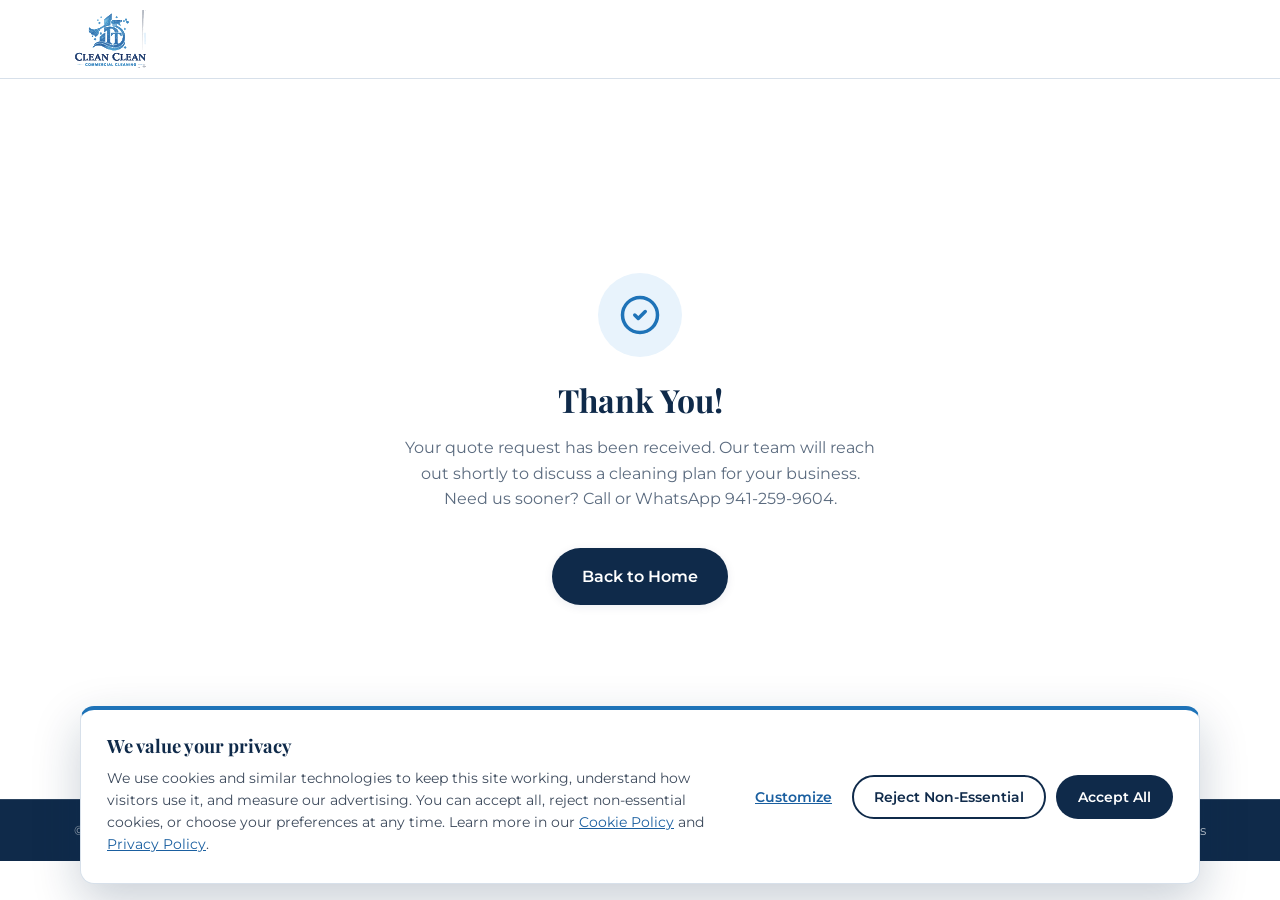
<file: pages/thank-you.html>
<!DOCTYPE html>
<html lang="en">
<head>
<meta charset="UTF-8">
<meta name="viewport" content="width=device-width, initial-scale=1.0">
<!-- Google Tag Manager + Consent Mode defaults (must load before any other script) -->
<script src="/assets/js/gtm.js?v=1"></script>
<title>Thank You | Clean Clean Commercial Cleaning</title>
<meta name="description" content="Thanks for requesting a free commercial cleaning quote from Clean Clean. Our Bradenton &amp; Sarasota, FL team will contact you shortly.">
<meta name="robots" content="noindex, follow">
<link rel="icon" type="image/png" sizes="32x32" href="/assets/img/favicons/favicon-32.png">
<link rel="preconnect" href="https://fonts.googleapis.com">
<link rel="preconnect" href="https://fonts.gstatic.com" crossorigin>
<link href="https://fonts.googleapis.com/css2?family=Montserrat:wght@400;500;600;700&family=Playfair+Display:wght@700&display=swap" rel="stylesheet">
<link rel="stylesheet" href="/assets/css/style.css?v=3">
</head>
<body>
<!-- Google Tag Manager (noscript) -->
<noscript><iframe src="https://www.googletagmanager.com/ns.html?id=GTM-WC3VNBDG" height="0" width="0" style="display:none;visibility:hidden"></iframe></noscript>
<!-- End Google Tag Manager (noscript) -->
  <header class="site-header">
    <div class="container header-inner">
      <a href="/" class="brand">
        <img src="/assets/img/logo.svg" alt="Clean Clean Commercial Cleaning logo" class="brand-logo">
      </a>
    </div>
  </header>

  <main class="thanks">
    <div class="icon">
      <svg viewBox="0 0 24 24" fill="none" stroke="currentColor" stroke-width="2" stroke-linecap="round" stroke-linejoin="round"><path d="m9 12 2 2 4-4"/><circle cx="12" cy="12" r="10"/></svg>
    </div>
    <h1>Thank You!</h1>
    <p>Your quote request has been received. Our team will reach out shortly to discuss a cleaning plan for your business. Need us sooner? Call or WhatsApp 941-259-9604.</p>
    <a href="/" class="btn btn-primary">Back to Home</a>
  </main>

  <footer class="site-footer">
    <div class="footer-bottom">
      <div class="container">
        <p>&copy; <span id="year"></span> Clean Clean Commercial Cleaning. All rights reserved.</p>
      <nav class="footer-legal" aria-label="Legal">
        <a href="/pages/privacy-policy.html">Privacy Policy</a>
        <a href="/pages/cookie-policy.html">Cookie Policy</a>
        <button type="button" data-cc-open>Your Privacy Choices</button>
      </nav>
      </div>
    </div>
  </footer>
  <script src="/assets/js/consent.js?v=2"></script>
<script src="/assets/js/script.js?v=2"></script>
</body>
</html>
</file>
<file: assets/css/style.css>
/* ==========================================================================
   Clean Clean Commercial Cleaning — Stylesheet
   ========================================================================== */

:root {
  --navy-900: #0f2a4a;
  --navy-800: #163a63;
  --blue-700: #1a5fa0;
  --blue-600: #1e73b8;
  --blue-500: #2f8fd1;
  --blue-100: #e8f3fc;
  --sky-50: #f5fafe;
  --gold: #f5a623;
  --whatsapp: #25d366;
  --whatsapp-dark: #1ebe5d;
  --gray-900: #1a2433;
  --gray-700: #3d4a5c;
  --gray-600: #5b6b7f;
  --gray-300: #d7e0ea;
  --gray-100: #f2f6fa;
  --white: #ffffff;

  --font-head: "Playfair Display", Georgia, serif;
  --font-body: "Montserrat", -apple-system, BlinkMacSystemFont, "Segoe UI", sans-serif;

  --container: 1180px;
  --radius: 14px;
  --shadow-sm: 0 2px 10px rgba(15, 42, 74, 0.08);
  --shadow-md: 0 12px 32px rgba(15, 42, 74, 0.14);
  --transition: 220ms ease;
}

/* ---------- Reset ---------- */
* { box-sizing: border-box; }
html { scroll-behavior: smooth; }
body {
  margin: 0;
  font-family: var(--font-body);
  color: var(--gray-900);
  background: var(--white);
  line-height: 1.6;
  -webkit-font-smoothing: antialiased;
}
img { max-width: 100%; display: block; }
a { color: inherit; text-decoration: none; }
ul { margin: 0; padding: 0; list-style: none; }
h1, h2, h3, h4 { font-family: var(--font-head); font-weight: 700; line-height: 1.2; margin: 0 0 0.5em; color: var(--navy-900); }
p { margin: 0 0 1em; }
button { font-family: inherit; cursor: pointer; }
svg { width: 22px; height: 22px; flex-shrink: 0; }

.container {
  width: 100%;
  max-width: var(--container);
  margin: 0 auto;
  padding: 0 24px;
}

.skip-link {
  position: absolute;
  left: -999px;
  top: 0;
  background: var(--navy-900);
  color: #fff;
  padding: 12px 18px;
  z-index: 200;
}
.skip-link:focus { left: 12px; top: 12px; }

.eyebrow {
  font-family: var(--font-body);
  font-weight: 700;
  letter-spacing: 0.14em;
  text-transform: uppercase;
  font-size: 0.78rem;
  color: var(--blue-600);
  margin-bottom: 0.75em;
}

.section-sub {
  color: var(--gray-600);
  font-size: 1.05rem;
  max-width: 620px;
}

.section-head { margin-bottom: 44px; }
.section-head.light .eyebrow { color: var(--blue-100); }
.section-head.light h2 { color: #fff; }

/* ---------- Buttons ---------- */
.btn {
  display: inline-flex;
  align-items: center;
  justify-content: center;
  gap: 10px;
  padding: 14px 28px;
  border-radius: 999px;
  font-weight: 600;
  font-size: 0.98rem;
  border: 2px solid transparent;
  transition: transform var(--transition), box-shadow var(--transition), background var(--transition), color var(--transition);
  white-space: nowrap;
}
.btn:hover { transform: translateY(-2px); }
.btn-primary {
  background: var(--navy-900);
  color: #fff;
  box-shadow: var(--shadow-sm);
}
.btn-primary:hover { background: var(--blue-700); box-shadow: var(--shadow-md); }
.btn-outline {
  background: transparent;
  border-color: var(--navy-900);
  color: var(--navy-900);
}
.btn-outline:hover { background: var(--navy-900); color: #fff; }
.btn-whatsapp {
  background: var(--whatsapp);
  color: #fff;
}
.btn-whatsapp svg { width: 20px; height: 20px; }
.btn-whatsapp:hover { background: var(--whatsapp-dark); box-shadow: var(--shadow-md); }
.btn-block { width: 100%; }

/* ---------- Header ---------- */
.site-header {
  position: sticky;
  top: 0;
  z-index: 100;
  background: rgba(255, 255, 255, 0.92);
  backdrop-filter: blur(10px);
  border-bottom: 1px solid var(--gray-300);
}
.header-inner {
  display: flex;
  align-items: center;
  justify-content: space-between;
  gap: 20px;
  padding-top: 10px;
  padding-bottom: 10px;
}
.brand-logo { height: 58px; width: auto; }

.main-nav ul { display: flex; gap: 30px; }
.main-nav a {
  font-weight: 600;
  font-size: 0.94rem;
  color: var(--gray-700);
  position: relative;
  padding: 6px 0;
  transition: color var(--transition);
}
.main-nav a:hover { color: var(--blue-600); }
.main-nav a::after {
  content: "";
  position: absolute;
  left: 0; bottom: 0;
  width: 0; height: 2px;
  background: var(--blue-600);
  transition: width var(--transition);
}
.main-nav a:hover::after { width: 100%; }

.header-actions { display: flex; align-items: center; gap: 14px; }
.header-phone {
  display: flex;
  align-items: center;
  gap: 8px;
  font-weight: 700;
  color: var(--navy-900);
  font-size: 0.95rem;
}
.header-phone svg { width: 18px; height: 18px; color: var(--blue-600); }
.header-actions .btn-whatsapp { padding: 10px 18px; font-size: 0.9rem; }

.nav-toggle {
  display: none;
  flex-direction: column;
  justify-content: center;
  gap: 5px;
  width: 40px;
  height: 40px;
  background: transparent;
  border: none;
  padding: 0;
}
.nav-toggle span {
  display: block;
  height: 2px;
  width: 100%;
  background: var(--navy-900);
  border-radius: 2px;
  transition: transform var(--transition), opacity var(--transition);
}
.nav-toggle.open span:nth-child(1) { transform: translateY(7px) rotate(45deg); }
.nav-toggle.open span:nth-child(2) { opacity: 0; }
.nav-toggle.open span:nth-child(3) { transform: translateY(-7px) rotate(-45deg); }

/* ---------- Hero ---------- */
.hero {
  background: linear-gradient(160deg, var(--sky-50) 0%, #ffffff 55%);
  padding: 72px 0 56px;
  overflow: hidden;
}
.hero-inner {
  display: grid;
  grid-template-columns: 1.05fr 0.95fr;
  gap: 56px;
  align-items: center;
}
.hero h1 {
  font-size: clamp(2.3rem, 4.2vw, 3.4rem);
  margin-bottom: 0.4em;
}
.hero h1 span { color: var(--blue-600); }
.hero-lead {
  font-size: 1.12rem;
  color: var(--gray-600);
  max-width: 540px;
}
.hero-actions { display: flex; gap: 16px; flex-wrap: wrap; margin: 28px 0 36px; }
.hero-actions.center { justify-content: center; }

.hero-stats {
  display: flex;
  gap: 36px;
  border-top: 1px solid var(--gray-300);
  padding-top: 26px;
}
.hero-stats li { display: flex; flex-direction: column; }
.hero-stats strong {
  font-family: var(--font-head);
  font-size: 1.9rem;
  color: var(--navy-900);
}
.hero-stats span { font-size: 0.85rem; color: var(--gray-600); }

.hero-media img {
  border-radius: 22px;
  box-shadow: var(--shadow-md);
  width: 100%;
  height: 560px;
  object-fit: cover;
}

/* ---------- Trust Strip ---------- */
.trust-strip {
  background: var(--navy-900);
  padding: 22px 0;
}
.trust-grid {
  display: grid;
  grid-template-columns: repeat(4, 1fr);
  gap: 20px;
}
.trust-item {
  display: flex;
  align-items: center;
  gap: 12px;
  color: #fff;
  font-weight: 600;
  font-size: 0.92rem;
  justify-content: center;
}
.trust-item svg { color: var(--gold); width: 22px; height: 22px; }

/* ---------- About ---------- */
.about { padding: 96px 0; }
.about-inner {
  display: grid;
  grid-template-columns: 0.9fr 1.1fr;
  gap: 64px;
  align-items: center;
}
.about-media {
  position: relative;
  border-radius: var(--radius);
  overflow: hidden;
  box-shadow: var(--shadow-md);
}
.about-media img {
  display: block;
  width: 100%;
  object-fit: cover;
  filter: saturate(0.82) contrast(1.08) brightness(1.04);
}
.about-media::after {
  content: "";
  position: absolute;
  inset: 0;
  background: linear-gradient(160deg, rgba(15, 42, 74, 0.4), rgba(47, 143, 209, 0.22) 55%, rgba(15, 42, 74, 0.08));
  mix-blend-mode: multiply;
  pointer-events: none;
}
.about-copy h2 { font-size: clamp(1.8rem, 3vw, 2.4rem); }
.about-copy p { color: var(--gray-700); }
.about-copy blockquote {
  margin: 24px 0;
  padding: 18px 24px;
  border-left: 4px solid var(--blue-600);
  background: var(--blue-100);
  border-radius: 0 10px 10px 0;
  font-family: var(--font-head);
  font-size: 1.15rem;
  color: var(--navy-900);
  font-style: italic;
}

/* ---------- Services ---------- */
.services { padding: 96px 0; background: var(--gray-100); }
.services-grid {
  display: grid;
  grid-template-columns: repeat(3, 1fr);
  gap: 28px;
}
.service-card {
  background: #fff;
  border-radius: var(--radius);
  padding: 34px 28px;
  box-shadow: var(--shadow-sm);
  transition: transform var(--transition), box-shadow var(--transition);
}
.service-card:hover { transform: translateY(-6px); box-shadow: var(--shadow-md); }
.service-icon {
  width: 54px;
  height: 54px;
  border-radius: 14px;
  background: var(--blue-100);
  color: var(--blue-600);
  display: flex;
  align-items: center;
  justify-content: center;
  margin-bottom: 20px;
}
.service-card h3 { font-size: 1.2rem; margin-bottom: 0.4em; }
.service-card p { color: var(--gray-600); font-size: 0.96rem; margin: 0; }

/* ---------- Why Us ---------- */
.why-us { padding: 96px 0; }
.why-inner {
  display: grid;
  grid-template-columns: 0.9fr 1.1fr;
  gap: 64px;
  align-items: center;
}
.why-media img {
  border-radius: var(--radius);
  box-shadow: var(--shadow-md);
  width: 100%;
  height: 460px;
  object-fit: cover;
}
.why-copy h2 { font-size: clamp(1.8rem, 3vw, 2.4rem); }
.why-list { margin: 28px 0 32px; display: flex; flex-direction: column; gap: 18px; }
.why-list li { display: flex; gap: 14px; align-items: flex-start; }
.why-list svg {
  color: #fff;
  background: var(--blue-600);
  border-radius: 50%;
  padding: 4px;
  width: 26px; height: 26px;
  flex-shrink: 0;
  margin-top: 2px;
}
.why-list strong { display: block; color: var(--navy-900); font-size: 1.02rem; }
.why-list span { color: var(--gray-600); font-size: 0.92rem; }

/* ---------- Gallery ---------- */
.gallery { padding: 96px 0; background: var(--gray-100); }
.gallery-grid {
  display: grid;
  grid-template-columns: 1.3fr 0.7fr;
  gap: 28px;
}
.gallery-video video {
  width: 100%;
  height: 100%;
  border-radius: var(--radius);
  box-shadow: var(--shadow-md);
  background: #000;
  object-fit: cover;
  max-height: 460px;
}
.gallery-side img {
  width: 100%;
  height: 100%;
  max-height: 460px;
  object-fit: cover;
  border-radius: var(--radius);
  box-shadow: var(--shadow-md);
}

/* ---------- Service Areas ---------- */
.areas {
  padding: 90px 0;
  background: linear-gradient(135deg, var(--navy-900), var(--blue-700));
  text-align: center;
}
.areas-grid {
  display: flex;
  flex-wrap: wrap;
  gap: 16px;
  justify-content: center;
}
.area-chip {
  display: flex;
  align-items: center;
  gap: 10px;
  background: rgba(255, 255, 255, 0.1);
  border: 1px solid rgba(255, 255, 255, 0.25);
  color: #fff;
  padding: 14px 24px;
  border-radius: 999px;
  font-weight: 600;
  backdrop-filter: blur(4px);
}
.area-chip svg { color: var(--gold); width: 18px; height: 18px; }

/* ---------- CTA Banner ---------- */
.cta-banner {
  position: relative;
  background: url("../img/office-ambiance.jpg") center/cover no-repeat;
  padding: 110px 0;
  text-align: center;
}
.cta-overlay {
  position: absolute;
  inset: 0;
  background: linear-gradient(160deg, rgba(15, 42, 74, 0.92), rgba(30, 115, 184, 0.85));
}
.cta-content { position: relative; z-index: 1; }
.cta-content h2 { color: #fff; font-size: clamp(1.9rem, 3.4vw, 2.6rem); }
.cta-content p { color: var(--blue-100); font-size: 1.08rem; max-width: 520px; margin: 0 auto 8px; }

/* ---------- Contact ---------- */
.contact { padding: 96px 0; }
.contact-inner {
  display: grid;
  grid-template-columns: 0.85fr 1.15fr;
  gap: 64px;
}
.contact-list { margin-top: 30px; display: flex; flex-direction: column; gap: 16px; }
.contact-list a {
  display: flex;
  align-items: center;
  gap: 16px;
  padding: 16px 18px;
  border-radius: var(--radius);
  background: var(--gray-100);
  transition: background var(--transition), transform var(--transition);
}
.contact-list a:hover { background: var(--blue-100); transform: translateX(4px); }
.contact-icon {
  width: 44px;
  height: 44px;
  border-radius: 12px;
  background: var(--navy-900);
  color: #fff;
  display: flex;
  align-items: center;
  justify-content: center;
  flex-shrink: 0;
}
.contact-icon svg { width: 20px; height: 20px; }
.contact-list strong { display: block; color: var(--navy-900); font-size: 0.98rem; }
.contact-list span { color: var(--gray-600); font-size: 0.88rem; word-break: break-word; }

.contact-form {
  background: var(--gray-100);
  padding: 36px;
  border-radius: 18px;
  box-shadow: var(--shadow-sm);
}
.form-row { margin-bottom: 18px; display: flex; flex-direction: column; gap: 8px; }
.form-row.two-col { flex-direction: row; gap: 18px; }
.form-row.two-col > div { flex: 1; display: flex; flex-direction: column; gap: 8px; }
.form-row label { font-weight: 600; font-size: 0.9rem; color: var(--navy-900); }
.form-row input,
.form-row select,
.form-row textarea {
  font-family: inherit;
  font-size: 0.96rem;
  padding: 12px 14px;
  border-radius: 10px;
  border: 1.5px solid var(--gray-300);
  background: #fff;
  color: var(--gray-900);
  transition: border-color var(--transition);
  width: 100%;
}
.form-row input:focus,
.form-row select:focus,
.form-row textarea:focus {
  outline: none;
  border-color: var(--blue-600);
}
.hp-field { position: absolute; left: -9999px; }
.form-note { margin-top: 14px; font-size: 0.9rem; text-align: center; min-height: 1.2em; color: var(--blue-700); font-weight: 600; }

/* ---------- Footer ---------- */
.site-footer { background: var(--navy-900); color: var(--blue-100); }
.footer-inner {
  display: grid;
  grid-template-columns: 1.3fr 1fr 1fr 1fr;
  gap: 36px;
  padding-top: 64px;
  padding-bottom: 40px;
}
.footer-logo {
  height: 60px;
  width: auto;
  border-radius: 8px;
  background: #fff;
  padding: 6px 10px;
  margin-bottom: 14px;
}
.footer-brand p { font-family: var(--font-head); font-style: italic; color: #fff; font-size: 1.05rem; }
.footer-col h4 {
  color: #fff;
  font-family: var(--font-body);
  font-size: 0.9rem;
  letter-spacing: 0.08em;
  text-transform: uppercase;
  margin-bottom: 16px;
}
.footer-col ul { display: flex; flex-direction: column; gap: 10px; }
.footer-col a { font-size: 0.92rem; color: var(--blue-100); transition: color var(--transition); }
.footer-col a:hover { color: #fff; }
.footer-col ul.plain li { font-size: 0.92rem; color: var(--blue-100); }

.footer-bottom {
  border-top: 1px solid rgba(255, 255, 255, 0.12);
  padding: 20px 0;
}
.footer-bottom p { margin: 0; font-size: 0.82rem; color: rgba(255, 255, 255, 0.6); text-align: center; }

/* ---------- Floating WhatsApp ---------- */
.whatsapp-float {
  position: fixed;
  bottom: 22px;
  right: 22px;
  width: 60px;
  height: 60px;
  border-radius: 50%;
  background: var(--whatsapp);
  color: #fff;
  display: flex;
  align-items: center;
  justify-content: center;
  box-shadow: 0 8px 24px rgba(37, 211, 102, 0.45);
  z-index: 120;
  transition: transform var(--transition);
}
.whatsapp-float:hover { transform: scale(1.08); }
.whatsapp-float svg { width: 30px; height: 30px; }

/* ---------- Reveal animation ---------- */
.reveal {
  opacity: 0;
  transform: translateY(24px);
  transition: opacity 700ms ease, transform 700ms ease;
}
.reveal.is-visible { opacity: 1; transform: translateY(0); }

/* ==========================================================================
   Responsive
   ========================================================================== */
@media (max-width: 1024px) {
  .hero-inner { grid-template-columns: 1fr; }
  .hero-media { order: -1; }
  .hero-media img { height: 360px; }
  .about-inner, .why-inner, .contact-inner { grid-template-columns: 1fr; }
  .why-media img { height: 320px; }
  .services-grid { grid-template-columns: repeat(2, 1fr); }
  .gallery-grid { grid-template-columns: 1fr; }
  .footer-inner { grid-template-columns: 1fr 1fr; }
}

@media (max-width: 860px) {
  .main-nav {
    position: fixed;
    top: 78px;
    left: 0;
    right: 0;
    background: #fff;
    border-bottom: 1px solid var(--gray-300);
    max-height: 0;
    overflow: hidden;
    transition: max-height var(--transition);
  }
  .main-nav.open { max-height: 400px; }
  .main-nav ul { flex-direction: column; gap: 0; padding: 10px 24px 20px; }
  .main-nav a { display: block; padding: 12px 0; }
  .nav-toggle { display: flex; }
  .header-phone span { display: none; }
  .trust-grid { grid-template-columns: repeat(2, 1fr); }
}

@media (max-width: 640px) {
  .container { padding: 0 18px; }
  .hero { padding: 46px 0 40px; }
  .about, .services, .why-us, .gallery, .areas, .contact, .cta-banner { padding: 64px 0; }
  .services-grid { grid-template-columns: 1fr; }
  .hero-stats { gap: 22px; flex-wrap: wrap; }
  .form-row.two-col { flex-direction: column; }
  .footer-inner { grid-template-columns: 1fr; padding-top: 48px; padding-bottom: 30px; text-align: left; }
  .header-actions .btn-whatsapp span { display: none; }
  .header-actions .btn-whatsapp { padding: 10px; border-radius: 50%; width: 40px; height: 40px; }
  .header-actions .btn-whatsapp svg { width: 20px; height: 20px; }
  .whatsapp-float { width: 52px; height: 52px; bottom: 16px; right: 16px; }
}

/* ==========================================================================
   Footer legal links
   ========================================================================== */
.footer-bottom .container {
  display: flex;
  flex-wrap: wrap;
  align-items: center;
  justify-content: space-between;
  gap: 10px 24px;
}
.footer-legal { display: flex; flex-wrap: wrap; gap: 6px 20px; }
.footer-legal a,
.footer-legal button {
  font: inherit;
  font-size: 0.82rem;
  color: rgba(255, 255, 255, 0.75);
  background: none;
  border: 0;
  padding: 0;
  transition: color var(--transition);
}
.footer-legal a:hover,
.footer-legal button:hover { color: #fff; text-decoration: underline; }
.form-privacy { margin: 12px 0 0; font-size: 0.8rem; color: var(--gray-600); text-align: center; }
.form-privacy a { color: var(--blue-700); text-decoration: underline; }

/* ==========================================================================
   Legal pages (Privacy Policy, Cookie Policy)
   ========================================================================== */
.legal-hero {
  background: var(--navy-900);
  color: var(--blue-100);
  padding: 72px 0 56px;
  border-top: 6px solid var(--blue-600);
}
.legal-hero .eyebrow { color: var(--gold); }
.legal-hero h1 { color: #fff; font-size: clamp(2.2rem, 5vw, 3rem); line-height: 1.1; margin-bottom: 0.35em; }
.legal-hero h1::after {
  content: "";
  display: block;
  width: 72px;
  height: 4px;
  border-radius: 2px;
  background: var(--blue-500);
  margin-top: 18px;
}
.legal-meta { font-size: 0.88rem; color: rgba(255, 255, 255, 0.72); margin-bottom: 1.2em; }
.legal-lead { max-width: 720px; font-size: 1.05rem; color: #fff; margin: 0; }

.legal-wrap { background: var(--sky-50); padding: 56px 0 80px; }
.legal-layout {
  display: grid;
  grid-template-columns: 250px minmax(0, 1fr);
  gap: 48px;
  align-items: start;
}
.legal-toc {
  position: sticky;
  top: 104px;
  background: #fff;
  border: 1px solid var(--gray-300);
  border-radius: var(--radius);
  padding: 22px 22px 18px;
}
.legal-toc-title {
  font-weight: 700;
  font-size: 0.74rem;
  letter-spacing: 0.14em;
  text-transform: uppercase;
  color: var(--blue-600);
  margin-bottom: 12px;
}
.legal-toc ol { margin: 0; padding-left: 1.2em; display: flex; flex-direction: column; gap: 8px; }
.legal-toc li { font-size: 0.86rem; color: var(--gray-600); }
.legal-toc a { color: var(--gray-700); }
.legal-toc a:hover { color: var(--blue-600); }

.legal-body {
  min-width: 0;
  background: #fff;
  border: 1px solid var(--gray-300);
  border-radius: var(--radius);
  padding: 48px 56px;
  color: var(--gray-900);
  font-size: 0.98rem;
}
.legal-body section + section { margin-top: 40px; padding-top: 36px; border-top: 1px solid var(--gray-100); }
.legal-body section { scroll-margin-top: 100px; }
.legal-body h2 { font-size: 1.6rem; line-height: 1.2; margin-bottom: 0.6em; }
.legal-body h3 { font-size: 1.15rem; font-weight: 600; line-height: 1.25; margin: 1.6em 0 0.5em; color: var(--navy-900); }
.legal-body p, .legal-body li { color: var(--gray-700); }
.legal-body ul, .legal-body ol { margin: 0 0 1em; padding-left: 1.3em; list-style: disc; }
.legal-body ol { list-style: decimal; }
.legal-body li { margin-bottom: 0.45em; }
.legal-body strong { color: var(--gray-900); }
.legal-body a { color: var(--blue-700); text-decoration: underline; text-underline-offset: 2px; }
.legal-body a:hover { color: var(--navy-900); }

.legal-callout {
  background: var(--blue-100);
  border-left: 4px solid var(--blue-600);
  border-radius: 10px;
  padding: 18px 22px;
  margin: 1.2em 0;
}
.legal-callout p:last-child { margin-bottom: 0; }

.legal-table-wrap { overflow-x: auto; margin: 1em 0 1.4em; border: 1px solid var(--gray-300); border-radius: 10px; }
.legal-table { width: 100%; border-collapse: collapse; font-size: 0.88rem; min-width: 620px; }
.legal-table th, .legal-table td { text-align: left; padding: 12px 14px; vertical-align: top; border-bottom: 1px solid var(--gray-300); }
.legal-table th { background: var(--gray-100); color: var(--navy-900); font-weight: 700; font-size: 0.8rem; letter-spacing: 0.04em; text-transform: uppercase; }
.legal-table tr:last-child td { border-bottom: 0; }
.legal-table td { color: var(--gray-700); }
.legal-table code { font-size: 0.85em; background: var(--gray-100); padding: 2px 6px; border-radius: 4px; color: var(--navy-900); }

.legal-contact { display: grid; grid-template-columns: repeat(2, minmax(0, 1fr)); gap: 14px; margin-top: 1em; }
.legal-contact a {
  display: flex; flex-direction: column; gap: 2px;
  padding: 16px 18px; border: 1px solid var(--gray-300); border-radius: 12px;
  text-decoration: none; color: var(--gray-900); transition: border-color var(--transition), box-shadow var(--transition);
}
.legal-contact a:hover { border-color: var(--blue-600); box-shadow: var(--shadow-sm); }
.legal-contact strong { font-size: 0.78rem; letter-spacing: 0.1em; text-transform: uppercase; color: var(--blue-600); }
.legal-contact span { font-size: 0.92rem; overflow-wrap: anywhere; }

@media (max-width: 960px) {
  .legal-layout { grid-template-columns: minmax(0, 1fr); gap: 24px; }
  .legal-toc { position: static; }
}
@media (max-width: 640px) {
  .legal-hero { padding: 52px 0 40px; }
  .legal-wrap { padding: 28px 0 56px; }
  .legal-body { padding: 28px 20px; }
  .legal-contact { grid-template-columns: 1fr; }
  .footer-bottom .container { flex-direction: column; text-align: center; }
  .footer-legal { justify-content: center; }
}

/* ==========================================================================
   Cookie consent banner & preferences
   ========================================================================== */
.cc-banner {
  position: fixed;
  left: 16px;
  right: 16px;
  bottom: 16px;
  z-index: 300;
  max-width: 1120px;
  margin: 0 auto;
  background: #fff;
  border: 1px solid var(--gray-300);
  border-top: 4px solid var(--blue-600);
  border-radius: var(--radius);
  box-shadow: 0 18px 48px rgba(15, 42, 74, 0.22);
  animation: cc-up 320ms ease;
}
@keyframes cc-up { from { opacity: 0; transform: translateY(20px); } to { opacity: 1; transform: none; } }
.cc-banner-inner { display: flex; align-items: center; gap: 28px; padding: 22px 26px; }
.cc-banner-text { flex: 1; min-width: 0; }
.cc-banner-text p { margin: 0 0 0.4em; font-size: 0.88rem; color: var(--gray-700); line-height: 1.55; }
.cc-banner-text a, .cc-intro a { color: var(--blue-700); text-decoration: underline; }
.cc-title { font-family: var(--font-head); font-weight: 700; font-size: 1.15rem !important; color: var(--navy-900) !important; }
.cc-gpc {
  display: flex; gap: 8px; align-items: flex-start;
  font-size: 0.82rem !important; font-weight: 600; color: var(--navy-900) !important;
  background: var(--blue-100); border-radius: 8px; padding: 8px 12px; margin-top: 8px !important;
}
.cc-gpc svg { width: 18px; height: 18px; color: var(--blue-600); margin-top: 1px; }
.cc-actions { display: flex; align-items: center; gap: 10px; flex-shrink: 0; }

.cc-btn {
  font-family: var(--font-body);
  font-weight: 600;
  font-size: 0.88rem;
  padding: 11px 20px;
  border-radius: 999px;
  border: 2px solid transparent;
  white-space: nowrap;
  transition: background var(--transition), color var(--transition), border-color var(--transition);
}
.cc-btn-primary { background: var(--navy-900); color: #fff; }
.cc-btn-primary:hover { background: var(--blue-700); }
.cc-btn-outline { background: #fff; color: var(--navy-900); border-color: var(--navy-900); }
.cc-btn-outline:hover { background: var(--navy-900); color: #fff; }
.cc-btn-link { background: none; color: var(--blue-700); text-decoration: underline; padding-left: 8px; padding-right: 8px; }
.cc-btn-link:hover { color: var(--navy-900); }
.cc-btn:focus-visible, .cc-close:focus-visible, .footer-legal button:focus-visible { outline: 3px solid var(--blue-500); outline-offset: 2px; }

body.cc-banner-open .whatsapp-float { bottom: 150px; }
body.cc-modal-open { overflow: hidden; }

.cc-modal { position: fixed; inset: 0; z-index: 400; display: flex; align-items: center; justify-content: center; padding: 16px; }
.cc-overlay { position: absolute; inset: 0; background: rgba(15, 42, 74, 0.55); }
.cc-dialog {
  position: relative;
  width: 100%;
  max-width: 600px;
  max-height: calc(100vh - 32px);
  overflow-y: auto;
  background: #fff;
  border-radius: 18px;
  border-top: 6px solid var(--blue-600);
  padding: 34px 34px 28px;
  box-shadow: var(--shadow-md);
  animation: cc-up 260ms ease;
}
.cc-dialog:focus { outline: none; }
.cc-dialog h2 { font-size: 1.7rem; margin-bottom: 0.4em; }
.cc-intro { font-size: 0.9rem; color: var(--gray-700); }
.cc-close {
  position: absolute; top: 16px; right: 16px;
  width: 38px; height: 38px; border-radius: 50%;
  border: 0; background: var(--gray-100); color: var(--navy-900);
  display: flex; align-items: center; justify-content: center;
}
.cc-close:hover { background: var(--gray-300); }
.cc-close svg { width: 18px; height: 18px; }
.cc-form { margin-top: 18px; }
.cc-cat { border: 1px solid var(--gray-300); border-radius: 12px; padding: 16px 18px; margin-bottom: 12px; }
.cc-cat-head { display: flex; align-items: center; justify-content: space-between; gap: 16px; }
.cc-cat-title { font-weight: 700; color: var(--navy-900); font-size: 0.98rem; cursor: pointer; }
.cc-cat-desc { margin: 6px 0 0; font-size: 0.84rem; color: var(--gray-600); }
.cc-cat-desc strong { color: var(--navy-900); }

.cc-switch { position: relative; width: 48px; height: 28px; flex-shrink: 0; }
.cc-switch input { position: absolute; inset: 0; opacity: 0; margin: 0; cursor: pointer; z-index: 1; }
.cc-switch input:disabled { cursor: not-allowed; }
.cc-slider { position: absolute; inset: 0; background: var(--gray-300); border-radius: 999px; transition: background var(--transition); }
.cc-slider::before {
  content: ""; position: absolute; top: 3px; left: 3px;
  width: 22px; height: 22px; border-radius: 50%; background: #fff;
  box-shadow: 0 1px 3px rgba(15, 42, 74, 0.3); transition: transform var(--transition);
}
.cc-switch input:checked + .cc-slider { background: var(--blue-600); }
.cc-switch input:checked + .cc-slider::before { transform: translateX(20px); }
.cc-switch input:disabled + .cc-slider { opacity: 0.6; }
.cc-switch input:focus-visible + .cc-slider { outline: 3px solid var(--blue-500); outline-offset: 2px; }

.cc-modal-actions { display: flex; flex-wrap: wrap; justify-content: flex-end; gap: 10px; margin-top: 20px; }

@media (max-width: 900px) {
  .cc-banner-inner { flex-direction: column; align-items: stretch; gap: 16px; padding: 18px 18px 16px; }
  .cc-actions { flex-wrap: wrap; }
  .cc-actions .cc-btn-outline, .cc-actions .cc-btn-primary { flex: 1 1 160px; }
  .cc-actions .cc-btn-link { order: 3; flex-basis: 100%; }
  body.cc-banner-open .whatsapp-float { display: none; }
}
@media (max-width: 640px) {
  .cc-banner { left: 10px; right: 10px; bottom: 10px; }
  .cc-dialog { padding: 28px 20px 22px; }
  .cc-modal-actions .cc-btn { flex: 1 1 100%; }
}
@media (prefers-reduced-motion: reduce) {
  .cc-banner, .cc-dialog { animation: none; }
}
.link-btn {
  font: inherit; color: var(--blue-700); background: none; border: 0; padding: 0;
  text-decoration: underline; text-underline-offset: 2px; font-weight: 600;
}
.link-btn:hover { color: var(--navy-900); }
.link-btn:focus-visible { outline: 3px solid var(--blue-500); outline-offset: 2px; }
.legal-hero .legal-lead a { color: #fff; text-decoration: underline; }

/* ==========================================================================
   Utility pages (Thank You, 404) — moved from inline <style>
   ========================================================================== */
/* 404 */
.notfound {
  min-height: 80vh;
  display: flex;
  flex-direction: column;
  align-items: center;
  justify-content: center;
  text-align: center;
  padding: 40px 24px;
}
.notfound h1 { font-size: 5rem; color: var(--blue-600); margin-bottom: 0; }
.notfound h2 { margin-top: 0; }
.notfound p { color: var(--gray-600); max-width: 440px; }
.notfound .btn { margin-top: 16px; }
/* thank-you */
.thanks {
  min-height: 80vh;
  display: flex;
  flex-direction: column;
  align-items: center;
  justify-content: center;
  text-align: center;
  padding: 40px 24px;
}
.thanks .icon {
  width: 84px; height: 84px;
  border-radius: 50%;
  background: var(--blue-100);
  color: var(--blue-600);
  display: flex; align-items: center; justify-content: center;
  margin-bottom: 24px;
}
.thanks .icon svg { width: 42px; height: 42px; }
.thanks h1 { font-size: 2rem; }
.thanks p { color: var(--gray-600); max-width: 480px; }
.thanks .btn { margin-top: 20px; }
</file>
